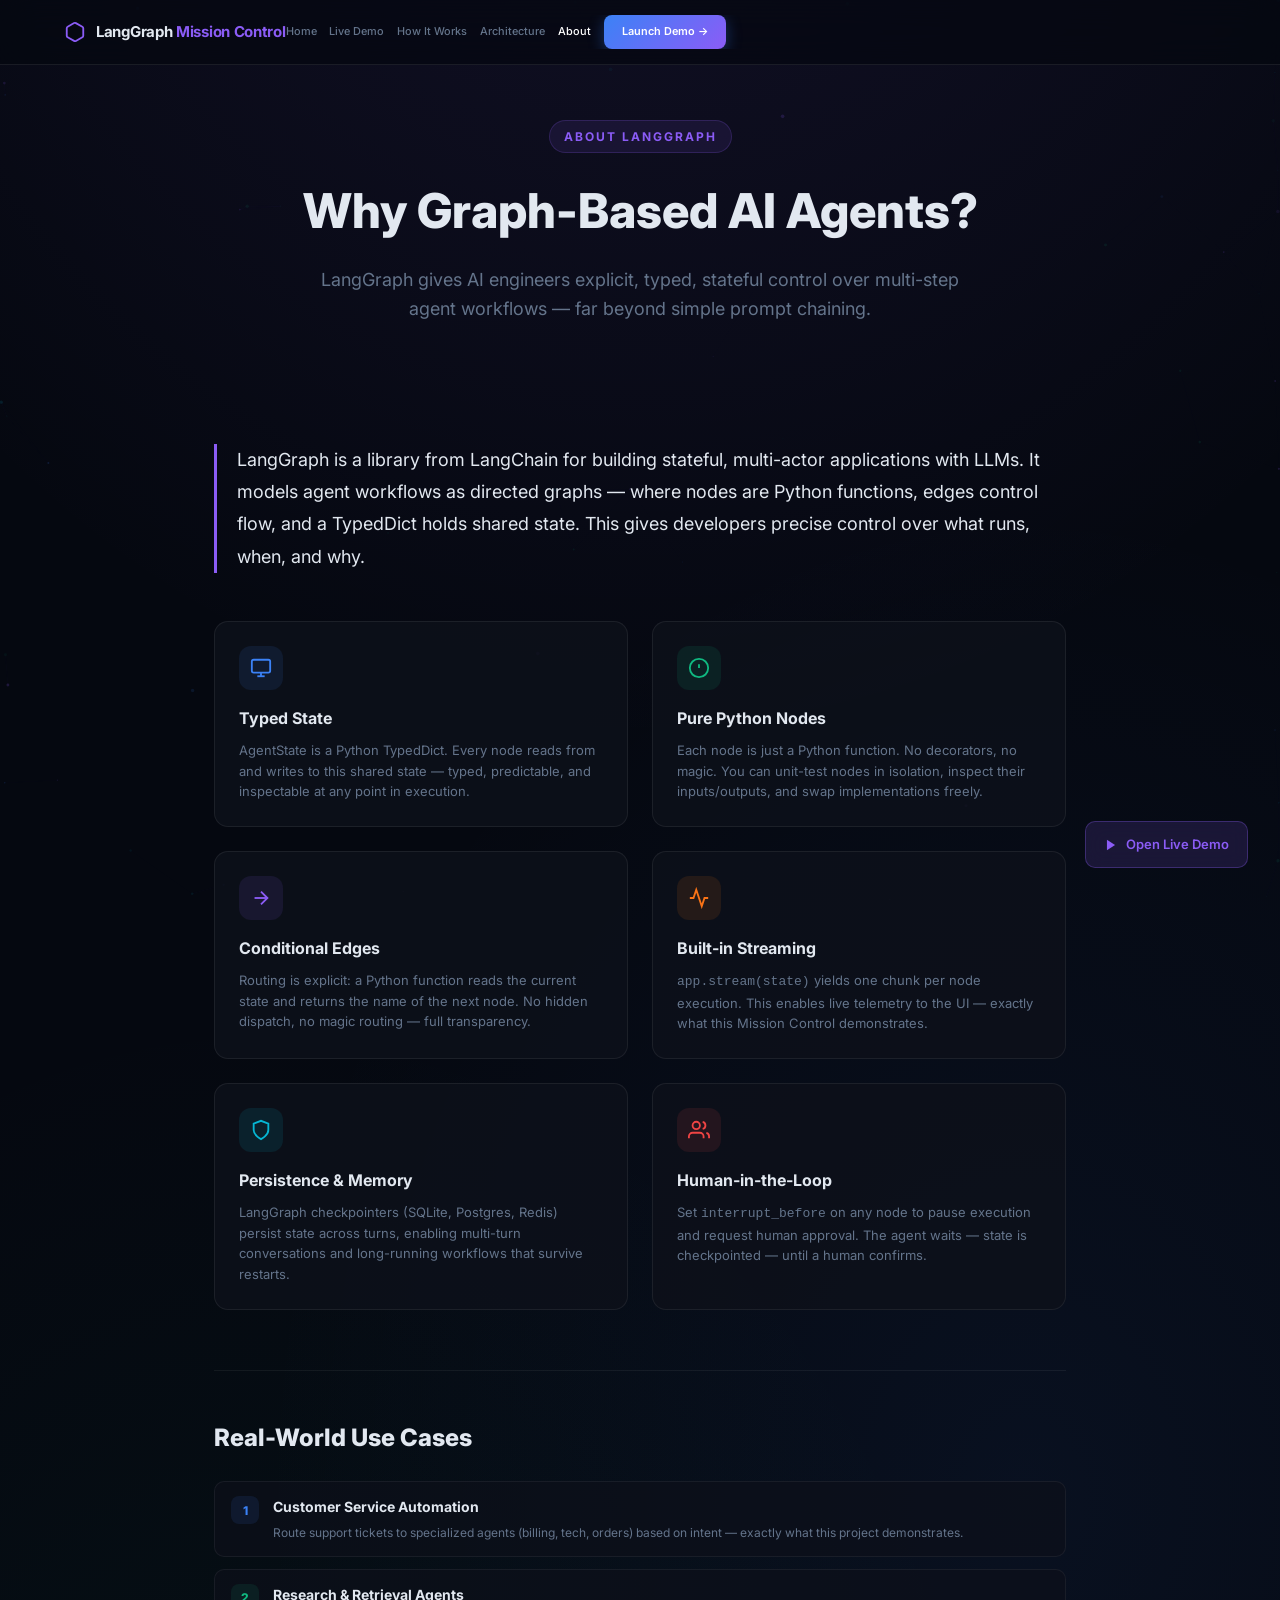
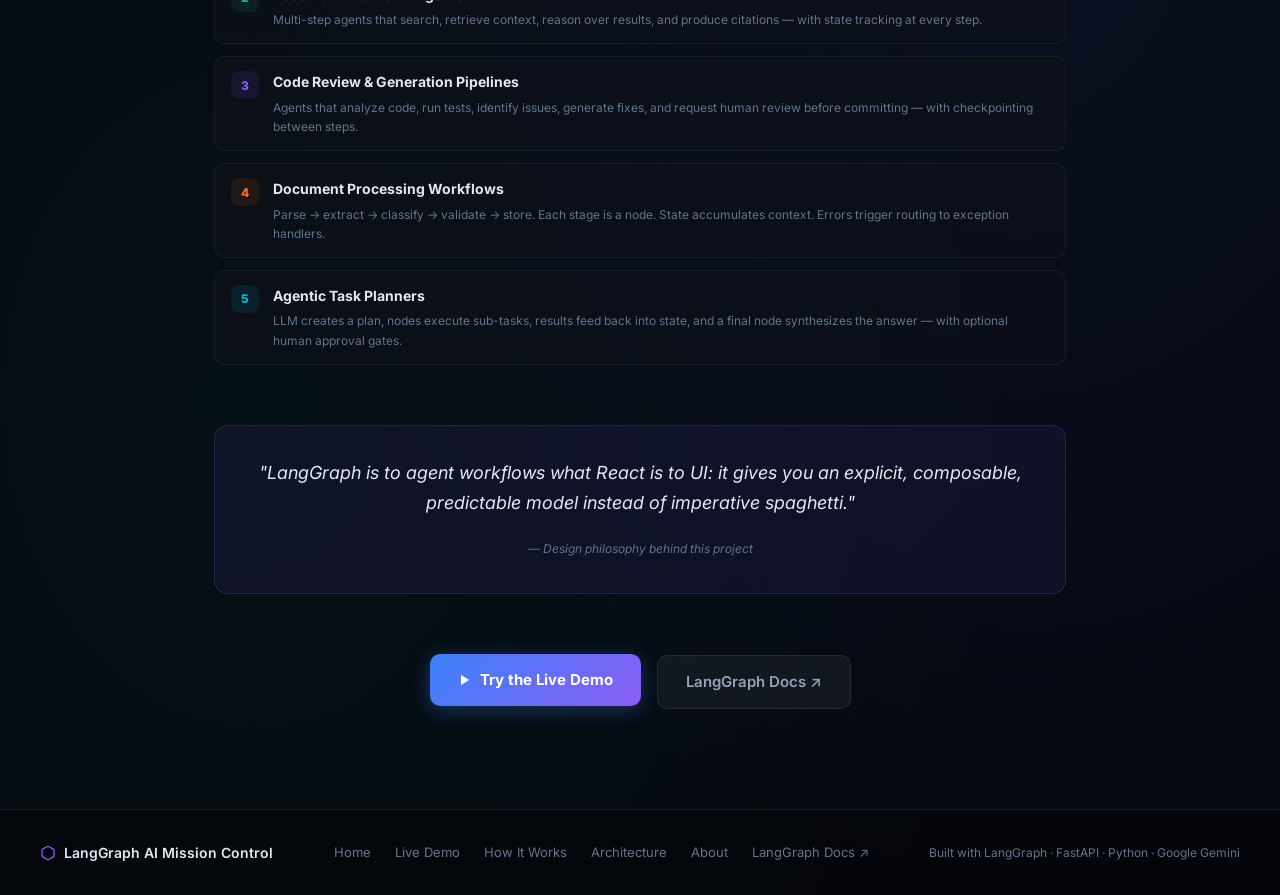
<file: frontend/about.html>
﻿<!DOCTYPE html>
<html lang="en">
<head>
    <meta charset="UTF-8">
    <meta name="viewport" content="width=device-width, initial-scale=1.0">
    <title>About LangGraph — AI Mission Control</title>
    <meta name="description" content="Learn what LangGraph is, why graph-based AI agents matter, and how this project demonstrates stateful multi-agent workflows.">
    <link href="https://fonts.googleapis.com/css2?family=Inter:wght@300;400;500;600;700;800;900&family=JetBrains+Mono:wght@400;500;600&display=swap" rel="stylesheet">
    <link rel="stylesheet" href="landing.css">
    <style>
        .page-hero { padding: 120px 0 60px; text-align: center; position: relative; z-index: 1; }
        .page-hero .page-label { display: inline-block; font-size: 12px; font-weight: 700; letter-spacing: 2px; text-transform: uppercase; color: var(--purple); background: rgba(139,92,246,.1); border: 1px solid rgba(139,92,246,.2); padding: 6px 14px; border-radius: 20px; margin-bottom: 20px; }
        .page-hero h1 { font-size: clamp(2rem, 4vw, 3rem); font-weight: 800; margin-bottom: 16px; }
        .page-hero p  { font-size: 18px; color: var(--text-muted); max-width: 640px; margin: 0 auto; }
        .about-section { padding: 60px 0 100px; position: relative; z-index: 1; }
        .about-inner { max-width: 900px; margin: 0 auto; padding: 0 24px; }
        .about-lead { font-size: 18px; color: var(--text-main); line-height: 1.8; margin-bottom: 48px; border-left: 3px solid var(--purple); padding-left: 20px; }
        .about-grid { display: grid; grid-template-columns: 1fr 1fr; gap: 24px; margin-bottom: 60px; }
        .about-card {
            background: rgba(13,17,26,.85); border: 1px solid rgba(255,255,255,.07);
            border-radius: 14px; padding: 24px; transition: all .2s;
        }
        .about-card:hover { border-color: rgba(255,255,255,.13); transform: translateY(-2px); }
        .about-card-icon { width: 44px; height: 44px; border-radius: 12px; display: flex; align-items: center; justify-content: center; margin-bottom: 16px; }
        .about-card h3 { font-size: 16px; font-weight: 700; margin-bottom: 8px; }
        .about-card p  { font-size: 13px; color: var(--text-muted); line-height: 1.6; }
        .about-divider { border: none; border-top: 1px solid rgba(255,255,255,.06); margin: 48px 0; }
        .about-use-cases { margin-bottom: 60px; }
        .about-use-cases h2 { font-size: 1.5rem; font-weight: 800; margin-bottom: 24px; }
        .use-case-list { display: flex; flex-direction: column; gap: 12px; }
        .use-case-item {
            display: flex; align-items: flex-start; gap: 14px;
            background: rgba(13,17,26,.7); border: 1px solid rgba(255,255,255,.06);
            border-radius: 10px; padding: 14px 16px;
        }
        .use-case-num { width: 28px; height: 28px; border-radius: 8px; display: flex; align-items: center; justify-content: center; font-size: 12px; font-weight: 800; flex-shrink: 0; }
        .use-case-item h4 { font-size: 14px; font-weight: 700; margin-bottom: 4px; }
        .use-case-item p  { font-size: 12px; color: var(--text-muted); }
        .about-quote {
            background: rgba(139,92,246,.07); border: 1px solid rgba(139,92,246,.2);
            border-radius: 14px; padding: 32px; text-align: center; margin-bottom: 60px;
        }
        .about-quote blockquote { font-size: 18px; font-style: italic; color: var(--text-main); line-height: 1.7; margin-bottom: 16px; }
        .about-quote cite { font-size: 12px; color: var(--text-muted); }
        .back-nav { position: fixed; bottom: 32px; right: 32px; z-index: 200; }
        .back-nav a {
            display: flex; align-items: center; gap: 8px; padding: 12px 18px;
            background: rgba(139,92,246,.15); border: 1px solid rgba(139,92,246,.3);
            border-radius: 10px; color: var(--purple); font-size: 13px; font-weight: 600;
            text-decoration: none; transition: all .2s; backdrop-filter: blur(10px);
        }
        .back-nav a:hover { background: rgba(139,92,246,.25); }
        @media(max-width:700px){ .about-grid { grid-template-columns: 1fr; } }
    </style>
</head>
<body>
    <canvas id="particle-canvas"></canvas>
    <nav class="nav" id="main-nav">
        <div class="nav-inner">
            <a href="/" class="nav-logo">
                <svg width="22" height="22" viewBox="0 0 24 24" fill="none" stroke="currentColor" stroke-width="2"><path d="M21 16V8a2 2 0 0 0-1-1.73l-7-4a2 2 0 0 0-2 0l-7 4A2 2 0 0 0 3 8v8a2 2 0 0 0 1 1.73l7 4a2 2 0 0 0 2 0l7-4A2 2 0 0 0 21 16z"/></svg>
                <span>LangGraph<span class="logo-accent"> Mission Control</span></span>
            </a>
            <div class="nav-links">
                <a href="/">Home</a><a href="/demo">Live Demo</a>
                <a href="/how-it-works">How It Works</a><a href="/architecture">Architecture</a>
                <a href="/about" style="color:#fff">About</a>
                <a href="/demo" class="nav-cta">Launch Demo →</a>
            </div>
        </div>
    </nav>

    <div class="page-hero">
        <div class="page-label">About LangGraph</div>
        <h1>Why Graph-Based AI Agents?</h1>
        <p>LangGraph gives AI engineers explicit, typed, stateful control over multi-step agent workflows — far beyond simple prompt chaining.</p>
    </div>

    <div class="about-section">
        <div class="about-inner">

            <p class="about-lead">
                LangGraph is a library from LangChain for building stateful, multi-actor applications with LLMs. It models agent workflows as directed graphs — where nodes are Python functions, edges control flow, and a TypedDict holds shared state. This gives developers precise control over what runs, when, and why.
            </p>

            <div class="about-grid">
                <div class="about-card">
                    <div class="about-card-icon" style="background:rgba(59,130,246,.1)">
                        <svg width="22" height="22" viewBox="0 0 24 24" fill="none" stroke="#3b82f6" stroke-width="2"><rect x="2" y="3" width="20" height="14" rx="2"/><line x1="8" y1="21" x2="16" y2="21"/><line x1="12" y1="17" x2="12" y2="21"/></svg>
                    </div>
                    <h3>Typed State</h3>
                    <p>AgentState is a Python TypedDict. Every node reads from and writes to this shared state — typed, predictable, and inspectable at any point in execution.</p>
                </div>
                <div class="about-card">
                    <div class="about-card-icon" style="background:rgba(16,185,129,.1)">
                        <svg width="22" height="22" viewBox="0 0 24 24" fill="none" stroke="#10b981" stroke-width="2"><circle cx="12" cy="12" r="10"/><line x1="12" y1="8" x2="12" y2="12"/><line x1="12" y1="16" x2="12.01" y2="16"/></svg>
                    </div>
                    <h3>Pure Python Nodes</h3>
                    <p>Each node is just a Python function. No decorators, no magic. You can unit-test nodes in isolation, inspect their inputs/outputs, and swap implementations freely.</p>
                </div>
                <div class="about-card">
                    <div class="about-card-icon" style="background:rgba(139,92,246,.1)">
                        <svg width="22" height="22" viewBox="0 0 24 24" fill="none" stroke="#8b5cf6" stroke-width="2"><line x1="5" y1="12" x2="19" y2="12"/><polyline points="12 5 19 12 12 19"/></svg>
                    </div>
                    <h3>Conditional Edges</h3>
                    <p>Routing is explicit: a Python function reads the current state and returns the name of the next node. No hidden dispatch, no magic routing — full transparency.</p>
                </div>
                <div class="about-card">
                    <div class="about-card-icon" style="background:rgba(249,115,22,.1)">
                        <svg width="22" height="22" viewBox="0 0 24 24" fill="none" stroke="#f97316" stroke-width="2"><polyline points="22 12 18 12 15 21 9 3 6 12 2 12"/></svg>
                    </div>
                    <h3>Built-in Streaming</h3>
                    <p><code>app.stream(state)</code> yields one chunk per node execution. This enables live telemetry to the UI — exactly what this Mission Control demonstrates.</p>
                </div>
                <div class="about-card">
                    <div class="about-card-icon" style="background:rgba(6,182,212,.1)">
                        <svg width="22" height="22" viewBox="0 0 24 24" fill="none" stroke="#06b6d4" stroke-width="2"><path d="M12 22s8-4 8-10V5l-8-3-8 3v7c0 6 8 10 8 10z"/></svg>
                    </div>
                    <h3>Persistence & Memory</h3>
                    <p>LangGraph checkpointers (SQLite, Postgres, Redis) persist state across turns, enabling multi-turn conversations and long-running workflows that survive restarts.</p>
                </div>
                <div class="about-card">
                    <div class="about-card-icon" style="background:rgba(239,68,68,.1)">
                        <svg width="22" height="22" viewBox="0 0 24 24" fill="none" stroke="#ef4444" stroke-width="2"><path d="M17 21v-2a4 4 0 0 0-4-4H5a4 4 0 0 0-4 4v2"/><circle cx="9" cy="7" r="4"/><path d="M23 21v-2a4 4 0 0 0-3-3.87"/><path d="M16 3.13a4 4 0 0 1 0 7.75"/></svg>
                    </div>
                    <h3>Human-in-the-Loop</h3>
                    <p>Set <code>interrupt_before</code> on any node to pause execution and request human approval. The agent waits — state is checkpointed — until a human confirms.</p>
                </div>
            </div>

            <hr class="about-divider">

            <div class="about-use-cases">
                <h2>Real-World Use Cases</h2>
                <div class="use-case-list">
                    <div class="use-case-item">
                        <div class="use-case-num" style="background:rgba(59,130,246,.1);color:var(--blue)">1</div>
                        <div>
                            <h4>Customer Service Automation</h4>
                            <p>Route support tickets to specialized agents (billing, tech, orders) based on intent — exactly what this project demonstrates.</p>
                        </div>
                    </div>
                    <div class="use-case-item">
                        <div class="use-case-num" style="background:rgba(16,185,129,.1);color:var(--green)">2</div>
                        <div>
                            <h4>Research & Retrieval Agents</h4>
                            <p>Multi-step agents that search, retrieve context, reason over results, and produce citations — with state tracking at every step.</p>
                        </div>
                    </div>
                    <div class="use-case-item">
                        <div class="use-case-num" style="background:rgba(139,92,246,.1);color:var(--purple)">3</div>
                        <div>
                            <h4>Code Review & Generation Pipelines</h4>
                            <p>Agents that analyze code, run tests, identify issues, generate fixes, and request human review before committing — with checkpointing between steps.</p>
                        </div>
                    </div>
                    <div class="use-case-item">
                        <div class="use-case-num" style="background:rgba(249,115,22,.1);color:var(--orange)">4</div>
                        <div>
                            <h4>Document Processing Workflows</h4>
                            <p>Parse → extract → classify → validate → store. Each stage is a node. State accumulates context. Errors trigger routing to exception handlers.</p>
                        </div>
                    </div>
                    <div class="use-case-item">
                        <div class="use-case-num" style="background:rgba(6,182,212,.1);color:var(--cyan)">5</div>
                        <div>
                            <h4>Agentic Task Planners</h4>
                            <p>LLM creates a plan, nodes execute sub-tasks, results feed back into state, and a final node synthesizes the answer — with optional human approval gates.</p>
                        </div>
                    </div>
                </div>
            </div>

            <div class="about-quote">
                <blockquote>"LangGraph is to agent workflows what React is to UI: it gives you an explicit, composable, predictable model instead of imperative spaghetti."</blockquote>
                <cite>— Design philosophy behind this project</cite>
            </div>

            <div style="text-align:center">
                <a href="/demo" class="btn-primary" style="display:inline-flex;align-items:center;gap:8px;margin-right:12px">
                    <svg width="14" height="14" viewBox="0 0 24 24" fill="currentColor" stroke="none"><polygon points="5 3 19 12 5 21 5 3"/></svg>
                    Try the Live Demo
                </a>
                <a href="https://langchain-ai.github.io/langgraph/" target="_blank" rel="noopener" class="btn-secondary" style="display:inline-flex;align-items:center;gap:8px">
                    LangGraph Docs ↗
                </a>
            </div>
        </div>
    </div>

    <footer class="footer">
        <div class="footer-inner">
            <div class="footer-logo">
                <svg width="16" height="16" viewBox="0 0 24 24" fill="none" stroke="currentColor" stroke-width="2"><path d="M21 16V8a2 2 0 0 0-1-1.73l-7-4a2 2 0 0 0-2 0l-7 4A2 2 0 0 0 3 8v8a2 2 0 0 0 1 1.73l7 4a2 2 0 0 0 2 0l7-4A2 2 0 0 0 21 16z"/></svg>
                LangGraph AI Mission Control
            </div>
            <div class="footer-links">
                <a href="/">Home</a><a href="/demo">Live Demo</a>
                <a href="/how-it-works">How It Works</a><a href="/architecture">Architecture</a>
                <a href="/about">About</a>
                <a href="https://langchain-ai.github.io/langgraph/" target="_blank" rel="noopener">LangGraph Docs ↗</a>
            </div>
            <div class="footer-note">Built with LangGraph · FastAPI · Python · Google Gemini</div>
        </div>
    </footer>

    <div class="back-nav">
        <a href="/demo">
            <svg width="14" height="14" viewBox="0 0 24 24" fill="currentColor" stroke="none"><polygon points="5 3 19 12 5 21 5 3"/></svg>
            Open Live Demo
        </a>
    </div>

    <script src="landing.js"></script>
</body>
</html>
</file>
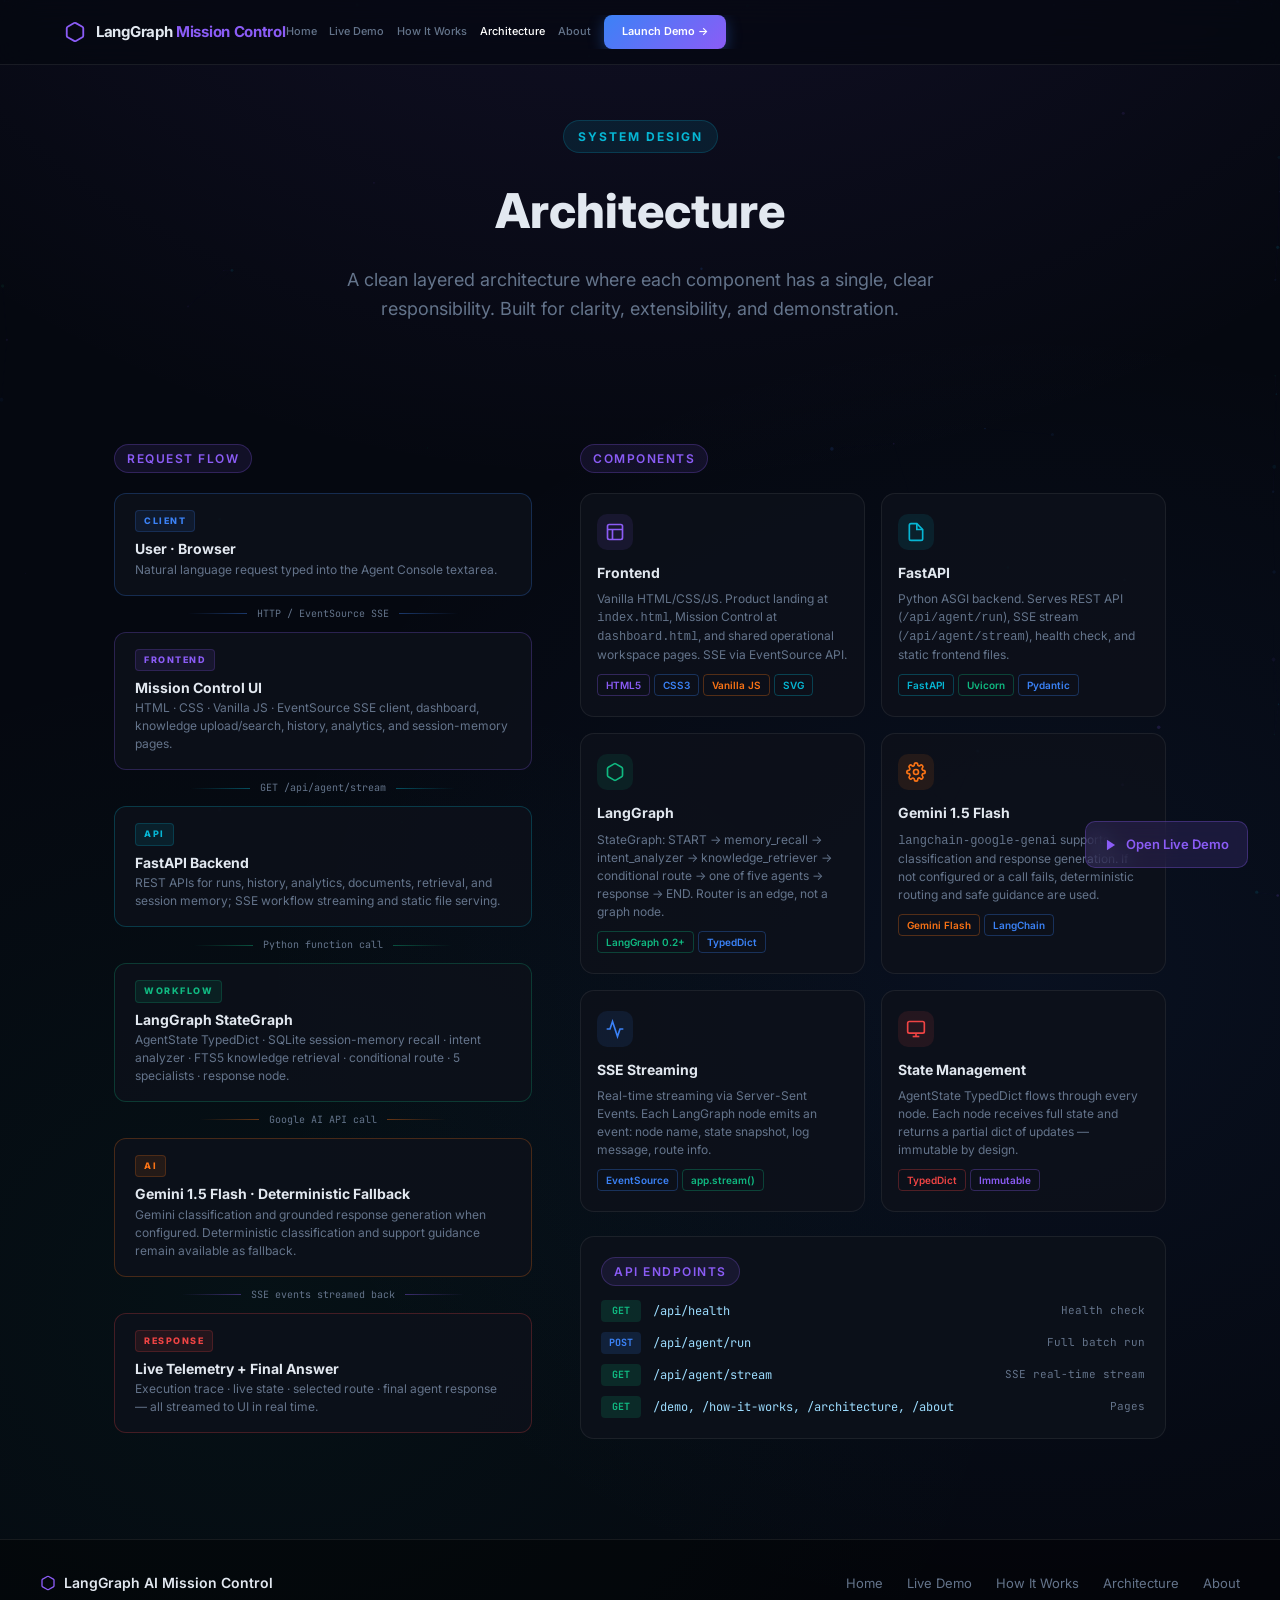
<file: frontend/architecture.html>
﻿<!DOCTYPE html>
<html lang="en">
<head>
    <meta charset="UTF-8">
    <meta name="viewport" content="width=device-width, initial-scale=1.0">
    <title>Architecture — LangGraph AI Mission Control</title>
    <meta name="description" content="Full system architecture of the LangGraph AI Mission Control. FastAPI, LangGraph StateGraph, Gemini LLM, SSE streaming, and vanilla frontend.">
    <link href="https://fonts.googleapis.com/css2?family=Inter:wght@300;400;500;600;700;800;900&family=JetBrains+Mono:wght@400;500;600&display=swap" rel="stylesheet">
    <link rel="stylesheet" href="landing.css">
    <style>
        .page-hero { padding: 120px 0 60px; text-align: center; position: relative; z-index: 1; }
        .page-hero .page-label { display: inline-block; font-size: 12px; font-weight: 700; letter-spacing: 2px; text-transform: uppercase; color: var(--cyan); background: rgba(6,182,212,.1); border: 1px solid rgba(6,182,212,.2); padding: 6px 14px; border-radius: 20px; margin-bottom: 20px; }
        .page-hero h1 { font-size: clamp(2rem, 4vw, 3rem); font-weight: 800; margin-bottom: 16px; }
        .page-hero p  { font-size: 18px; color: var(--text-muted); max-width: 640px; margin: 0 auto; }
        .arch-section { padding: 60px 0 100px; position: relative; z-index: 1; }
        .arch-content { max-width: 1100px; margin: 0 auto; padding: 0 24px; display: grid; grid-template-columns: 1fr 1.4fr; gap: 48px; align-items: start; }
        /* Left column: vertical stack */
        .arch-stack { display: flex; flex-direction: column; align-items: stretch; gap: 0; }
        .arch-layer-card {
            padding: 16px 20px; border-radius: 12px;
            border: 1px solid rgba(255,255,255,.06);
            background: rgba(13,17,26,.85);
            position: relative; transition: all .2s;
        }
        .arch-layer-card:hover { border-color: rgba(255,255,255,.12); transform: translateX(4px); }
        .arch-layer-top { display: flex; align-items: center; gap: 10px; margin-bottom: 6px; }
        .arch-layer-badge2 {
            font-size: 9px; font-weight: 800; letter-spacing: 1.5px; text-transform: uppercase;
            padding: 3px 8px; border-radius: 4px;
        }
        .arch-layer-card h3 { font-size: 14px; font-weight: 700; color: var(--text-main); }
        .arch-layer-card p  { font-size: 12px; color: var(--text-muted); line-height: 1.5; }
        .arch-connector { display: flex; align-items: center; justify-content: center; height: 36px; gap: 10px; }
        .arch-connector-line { height: 1px; flex: 1; max-width: 60px; }
        .arch-connector-label { font-size: 10px; color: var(--text-muted); font-family: var(--mono); white-space: nowrap; }
        /* Right column: component cards */
        .component-grid { display: grid; grid-template-columns: 1fr 1fr; gap: 16px; }
        .comp-card {
            background: rgba(13,17,26,.85); border: 1px solid rgba(255,255,255,.07);
            border-radius: 14px; padding: 20px 16px; transition: all .2s;
        }
        .comp-card:hover { border-color: rgba(255,255,255,.14); transform: translateY(-2px); }
        .comp-icon { width: 36px; height: 36px; border-radius: 10px; display: flex; align-items: center; justify-content: center; margin-bottom: 12px; }
        .comp-card h3 { font-size: 14px; font-weight: 700; margin-bottom: 6px; }
        .comp-card p  { font-size: 12px; color: var(--text-muted); line-height: 1.5; }
        .comp-tech { display: flex; flex-wrap: wrap; gap: 4px; margin-top: 10px; }
        .tech-pill { font-size: 10px; padding: 2px 8px; border-radius: 4px; border: 1px solid; font-weight: 600; }
        .back-nav { position: fixed; bottom: 32px; right: 32px; z-index: 200; }
        .back-nav a {
            display: flex; align-items: center; gap: 8px; padding: 12px 18px;
            background: rgba(139,92,246,.15); border: 1px solid rgba(139,92,246,.3);
            border-radius: 10px; color: var(--purple); font-size: 13px; font-weight: 600;
            text-decoration: none; transition: all .2s; backdrop-filter: blur(10px);
        }
        .back-nav a:hover { background: rgba(139,92,246,.25); }
        @media(max-width:800px){ .arch-content { grid-template-columns: 1fr; } .component-grid { grid-template-columns: 1fr; } }
    </style>
</head>
<body>
    <canvas id="particle-canvas"></canvas>
    <nav class="nav" id="main-nav">
        <div class="nav-inner">
            <a href="/" class="nav-logo">
                <svg width="22" height="22" viewBox="0 0 24 24" fill="none" stroke="currentColor" stroke-width="2"><path d="M21 16V8a2 2 0 0 0-1-1.73l-7-4a2 2 0 0 0-2 0l-7 4A2 2 0 0 0 3 8v8a2 2 0 0 0 1 1.73l7 4a2 2 0 0 0 2 0l7-4A2 2 0 0 0 21 16z"/></svg>
                <span>LangGraph<span class="logo-accent"> Mission Control</span></span>
            </a>
            <div class="nav-links">
                <a href="/">Home</a><a href="/demo">Live Demo</a>
                <a href="/how-it-works">How It Works</a>
                <a href="/architecture" style="color:#fff">Architecture</a>
                <a href="/about">About</a>
                <a href="/demo" class="nav-cta">Launch Demo →</a>
            </div>
        </div>
    </nav>

    <div class="page-hero">
        <div class="page-label">System Design</div>
        <h1>Architecture</h1>
        <p>A clean layered architecture where each component has a single, clear responsibility. Built for clarity, extensibility, and demonstration.</p>
    </div>

    <div class="arch-section">
        <div class="arch-content">
            <!-- LEFT: vertical flow diagram -->
            <div>
                <div class="section-label" style="margin-bottom:20px">Request Flow</div>
                <div class="arch-stack">
                    <div class="arch-layer-card" style="border-color:rgba(59,130,246,.25)">
                        <div class="arch-layer-top">
                            <div class="arch-layer-badge2" style="background:rgba(59,130,246,.1);color:var(--blue);border:1px solid rgba(59,130,246,.2)">CLIENT</div>
                        </div>
                        <h3>User · Browser</h3>
                        <p>Natural language request typed into the Agent Console textarea.</p>
                    </div>
                    <div class="arch-connector">
                        <div class="arch-connector-line" style="background:linear-gradient(90deg,transparent,rgba(59,130,246,.4))"></div>
                        <div class="arch-connector-label">HTTP / EventSource SSE</div>
                        <div class="arch-connector-line" style="background:linear-gradient(90deg,rgba(59,130,246,.4),transparent)"></div>
                    </div>
                    <div class="arch-layer-card" style="border-color:rgba(139,92,246,.25)">
                        <div class="arch-layer-top">
                            <div class="arch-layer-badge2" style="background:rgba(139,92,246,.1);color:var(--purple);border:1px solid rgba(139,92,246,.2)">FRONTEND</div>
                        </div>
                        <h3>Mission Control UI</h3>
                        <p>HTML · CSS · Vanilla JS · EventSource SSE client, dashboard, knowledge upload/search, history, analytics, and session-memory pages.</p>
                    </div>
                    <div class="arch-connector">
                        <div class="arch-connector-line" style="background:linear-gradient(90deg,transparent,rgba(6,182,212,.4))"></div>
                        <div class="arch-connector-label">GET /api/agent/stream</div>
                        <div class="arch-connector-line" style="background:linear-gradient(90deg,rgba(6,182,212,.4),transparent)"></div>
                    </div>
                    <div class="arch-layer-card" style="border-color:rgba(6,182,212,.25)">
                        <div class="arch-layer-top">
                            <div class="arch-layer-badge2" style="background:rgba(6,182,212,.1);color:var(--cyan);border:1px solid rgba(6,182,212,.2)">API</div>
                        </div>
                        <h3>FastAPI Backend</h3>
                        <p>REST APIs for runs, history, analytics, documents, retrieval, and session memory; SSE workflow streaming and static file serving.</p>
                    </div>
                    <div class="arch-connector">
                        <div class="arch-connector-line" style="background:linear-gradient(90deg,transparent,rgba(16,185,129,.4))"></div>
                        <div class="arch-connector-label">Python function call</div>
                        <div class="arch-connector-line" style="background:linear-gradient(90deg,rgba(16,185,129,.4),transparent)"></div>
                    </div>
                    <div class="arch-layer-card" style="border-color:rgba(16,185,129,.25)">
                        <div class="arch-layer-top">
                            <div class="arch-layer-badge2" style="background:rgba(16,185,129,.1);color:var(--green);border:1px solid rgba(16,185,129,.2)">WORKFLOW</div>
                        </div>
                        <h3>LangGraph StateGraph</h3>
                        <p>AgentState TypedDict · SQLite session-memory recall · intent analyzer · FTS5 knowledge retrieval · conditional route · 5 specialists · response node.</p>
                    </div>
                    <div class="arch-connector">
                        <div class="arch-connector-line" style="background:linear-gradient(90deg,transparent,rgba(249,115,22,.4))"></div>
                        <div class="arch-connector-label">Google AI API call</div>
                        <div class="arch-connector-line" style="background:linear-gradient(90deg,rgba(249,115,22,.4),transparent)"></div>
                    </div>
                    <div class="arch-layer-card" style="border-color:rgba(249,115,22,.25)">
                        <div class="arch-layer-top">
                            <div class="arch-layer-badge2" style="background:rgba(249,115,22,.1);color:var(--orange);border:1px solid rgba(249,115,22,.2)">AI</div>
                        </div>
                        <h3>Gemini 1.5 Flash · Deterministic Fallback</h3>
                        <p>Gemini classification and grounded response generation when configured. Deterministic classification and support guidance remain available as fallback.</p>
                    </div>
                    <div class="arch-connector">
                        <div class="arch-connector-line" style="background:linear-gradient(90deg,transparent,rgba(139,92,246,.4))"></div>
                        <div class="arch-connector-label">SSE events streamed back</div>
                        <div class="arch-connector-line" style="background:linear-gradient(90deg,rgba(139,92,246,.4),transparent)"></div>
                    </div>
                    <div class="arch-layer-card" style="border-color:rgba(239,68,68,.25)">
                        <div class="arch-layer-top">
                            <div class="arch-layer-badge2" style="background:rgba(239,68,68,.1);color:var(--red);border:1px solid rgba(239,68,68,.2)">RESPONSE</div>
                        </div>
                        <h3>Live Telemetry + Final Answer</h3>
                        <p>Execution trace · live state · selected route · final agent response — all streamed to UI in real time.</p>
                    </div>
                </div>
            </div>

            <!-- RIGHT: component cards -->
            <div>
                <div class="section-label" style="margin-bottom:20px">Components</div>
                <div class="component-grid">
                    <div class="comp-card">
                        <div class="comp-icon" style="background:rgba(139,92,246,.1)">
                            <svg width="20" height="20" viewBox="0 0 24 24" fill="none" stroke="#8b5cf6" stroke-width="2"><rect x="3" y="3" width="18" height="18" rx="2"/><path d="M3 9h18M9 21V9"/></svg>
                        </div>
                        <h3>Frontend</h3>
                        <p>Vanilla HTML/CSS/JS. Product landing at <code>index.html</code>, Mission Control at <code>dashboard.html</code>, and shared operational workspace pages. SSE via EventSource API.</p>
                        <div class="comp-tech">
                            <span class="tech-pill" style="color:var(--purple);border-color:rgba(139,92,246,.3)">HTML5</span>
                            <span class="tech-pill" style="color:var(--blue);border-color:rgba(59,130,246,.3)">CSS3</span>
                            <span class="tech-pill" style="color:var(--orange);border-color:rgba(249,115,22,.3)">Vanilla JS</span>
                            <span class="tech-pill" style="color:var(--cyan);border-color:rgba(6,182,212,.3)">SVG</span>
                        </div>
                    </div>
                    <div class="comp-card">
                        <div class="comp-icon" style="background:rgba(6,182,212,.1)">
                            <svg width="20" height="20" viewBox="0 0 24 24" fill="none" stroke="#06b6d4" stroke-width="2"><path d="M13 2H6a2 2 0 0 0-2 2v16a2 2 0 0 0 2 2h12a2 2 0 0 0 2-2V9z"/><polyline points="13 2 13 9 20 9"/></svg>
                        </div>
                        <h3>FastAPI</h3>
                        <p>Python ASGI backend. Serves REST API (<code>/api/agent/run</code>), SSE stream (<code>/api/agent/stream</code>), health check, and static frontend files.</p>
                        <div class="comp-tech">
                            <span class="tech-pill" style="color:var(--cyan);border-color:rgba(6,182,212,.3)">FastAPI</span>
                            <span class="tech-pill" style="color:var(--green);border-color:rgba(16,185,129,.3)">Uvicorn</span>
                            <span class="tech-pill" style="color:var(--blue);border-color:rgba(59,130,246,.3)">Pydantic</span>
                        </div>
                    </div>
                    <div class="comp-card">
                        <div class="comp-icon" style="background:rgba(16,185,129,.1)">
                            <svg width="20" height="20" viewBox="0 0 24 24" fill="none" stroke="#10b981" stroke-width="2"><path d="M21 16V8a2 2 0 0 0-1-1.73l-7-4a2 2 0 0 0-2 0l-7 4A2 2 0 0 0 3 8v8a2 2 0 0 0 1 1.73l7 4a2 2 0 0 0 2 0l7-4A2 2 0 0 0 21 16z"/></svg>
                        </div>
                        <h3>LangGraph</h3>
                        <p>StateGraph: START → memory_recall → intent_analyzer → knowledge_retriever → conditional route → one of five agents → response → END. Router is an edge, not a graph node.</p>
                        <div class="comp-tech">
                            <span class="tech-pill" style="color:var(--green);border-color:rgba(16,185,129,.3)">LangGraph 0.2+</span>
                            <span class="tech-pill" style="color:var(--blue);border-color:rgba(59,130,246,.3)">TypedDict</span>
                        </div>
                    </div>
                    <div class="comp-card">
                        <div class="comp-icon" style="background:rgba(249,115,22,.1)">
                            <svg width="20" height="20" viewBox="0 0 24 24" fill="none" stroke="#f97316" stroke-width="2"><circle cx="12" cy="12" r="3"/><path d="M19.4 15a1.65 1.65 0 0 0 .33 1.82l.06.06a2 2 0 0 1-2.83 2.83l-.06-.06a1.65 1.65 0 0 0-1.82-.33 1.65 1.65 0 0 0-1 1.51V21a2 2 0 0 1-4 0v-.09A1.65 1.65 0 0 0 9 19.4a1.65 1.65 0 0 0-1.82.33l-.06.06a2 2 0 0 1-2.83-2.83l.06-.06A1.65 1.65 0 0 0 4.68 15a1.65 1.65 0 0 0-1.51-1H3a2 2 0 0 1 0-4h.09A1.65 1.65 0 0 0 4.6 9 1.65 1.65 0 0 0 4.27 7.18l-.06-.06a2 2 0 0 1 2.83-2.83l.06.06A1.65 1.65 0 0 0 9 4.68a1.65 1.65 0 0 0 1-1.51V3a2 2 0 0 1 4 0v.09a1.65 1.65 0 0 0 1 1.51 1.65 1.65 0 0 0 1.82-.33l.06-.06a2 2 0 0 1 2.83 2.83l-.06.06A1.65 1.65 0 0 0 19.4 9a1.65 1.65 0 0 0 1.51 1H21a2 2 0 0 1 0 4h-.09a1.65 1.65 0 0 0-1.51 1z"/></svg>
                        </div>
                        <h3>Gemini 1.5 Flash</h3>
                        <p><code>langchain-google-genai</code> supports classification and response generation. If not configured or a call fails, deterministic routing and safe guidance are used.</p>
                        <div class="comp-tech">
                            <span class="tech-pill" style="color:var(--orange);border-color:rgba(249,115,22,.3)">Gemini Flash</span>
                            <span class="tech-pill" style="color:var(--blue);border-color:rgba(59,130,246,.3)">LangChain</span>
                        </div>
                    </div>
                    <div class="comp-card">
                        <div class="comp-icon" style="background:rgba(59,130,246,.1)">
                            <svg width="20" height="20" viewBox="0 0 24 24" fill="none" stroke="#3b82f6" stroke-width="2"><polyline points="22 12 18 12 15 21 9 3 6 12 2 12"/></svg>
                        </div>
                        <h3>SSE Streaming</h3>
                        <p>Real-time streaming via Server-Sent Events. Each LangGraph node emits an event: node name, state snapshot, log message, route info.</p>
                        <div class="comp-tech">
                            <span class="tech-pill" style="color:var(--blue);border-color:rgba(59,130,246,.3)">EventSource</span>
                            <span class="tech-pill" style="color:var(--green);border-color:rgba(16,185,129,.3)">app.stream()</span>
                        </div>
                    </div>
                    <div class="comp-card">
                        <div class="comp-icon" style="background:rgba(239,68,68,.1)">
                            <svg width="20" height="20" viewBox="0 0 24 24" fill="none" stroke="#ef4444" stroke-width="2"><rect x="2" y="3" width="20" height="14" rx="2"/><line x1="8" y1="21" x2="16" y2="21"/><line x1="12" y1="17" x2="12" y2="21"/></svg>
                        </div>
                        <h3>State Management</h3>
                        <p>AgentState TypedDict flows through every node. Each node receives full state and returns a partial dict of updates — immutable by design.</p>
                        <div class="comp-tech">
                            <span class="tech-pill" style="color:var(--red);border-color:rgba(239,68,68,.3)">TypedDict</span>
                            <span class="tech-pill" style="color:var(--purple);border-color:rgba(139,92,246,.3)">Immutable</span>
                        </div>
                    </div>
                </div>

                <!-- API endpoints -->
                <div style="margin-top:24px;background:rgba(13,17,26,.9);border:1px solid rgba(255,255,255,.07);border-radius:14px;padding:20px 20px">
                    <div class="section-label" style="margin-bottom:14px">API Endpoints</div>
                    <div style="display:flex;flex-direction:column;gap:10px;font-family:var(--mono);font-size:12px">
                        <div style="display:flex;align-items:center;gap:12px">
                            <span style="background:rgba(16,185,129,.15);color:var(--green);padding:3px 8px;border-radius:4px;font-size:10px;font-weight:700;min-width:40px;text-align:center">GET</span>
                            <span style="color:#9cdcfe">/api/health</span>
                            <span style="color:var(--text-muted);font-size:11px;margin-left:auto">Health check</span>
                        </div>
                        <div style="display:flex;align-items:center;gap:12px">
                            <span style="background:rgba(59,130,246,.15);color:var(--blue);padding:3px 8px;border-radius:4px;font-size:10px;font-weight:700;min-width:40px;text-align:center">POST</span>
                            <span style="color:#9cdcfe">/api/agent/run</span>
                            <span style="color:var(--text-muted);font-size:11px;margin-left:auto">Full batch run</span>
                        </div>
                        <div style="display:flex;align-items:center;gap:12px">
                            <span style="background:rgba(16,185,129,.15);color:var(--green);padding:3px 8px;border-radius:4px;font-size:10px;font-weight:700;min-width:40px;text-align:center">GET</span>
                            <span style="color:#9cdcfe">/api/agent/stream</span>
                            <span style="color:var(--text-muted);font-size:11px;margin-left:auto">SSE real-time stream</span>
                        </div>
                        <div style="display:flex;align-items:center;gap:12px">
                            <span style="background:rgba(16,185,129,.15);color:var(--green);padding:3px 8px;border-radius:4px;font-size:10px;font-weight:700;min-width:40px;text-align:center">GET</span>
                            <span style="color:#9cdcfe">/demo, /how-it-works, /architecture, /about</span>
                            <span style="color:var(--text-muted);font-size:11px;margin-left:auto">Pages</span>
                        </div>
                    </div>
                </div>
            </div>
        </div>
    </div>

    <footer class="footer">
        <div class="footer-inner">
            <div class="footer-logo">
                <svg width="16" height="16" viewBox="0 0 24 24" fill="none" stroke="currentColor" stroke-width="2"><path d="M21 16V8a2 2 0 0 0-1-1.73l-7-4a2 2 0 0 0-2 0l-7 4A2 2 0 0 0 3 8v8a2 2 0 0 0 1 1.73l7 4a2 2 0 0 0 2 0l7-4A2 2 0 0 0 21 16z"/></svg>
                LangGraph AI Mission Control
            </div>
            <div class="footer-links">
                <a href="/">Home</a><a href="/demo">Live Demo</a>
                <a href="/how-it-works">How It Works</a><a href="/architecture">Architecture</a>
                <a href="/about">About</a>
            </div>
        </div>
    </footer>

    <div class="back-nav">
        <a href="/demo">
            <svg width="14" height="14" viewBox="0 0 24 24" fill="currentColor" stroke="none"><polygon points="5 3 19 12 5 21 5 3"/></svg>
            Open Live Demo
        </a>
    </div>

    <script src="landing.js"></script>
</body>
</html>
</file>
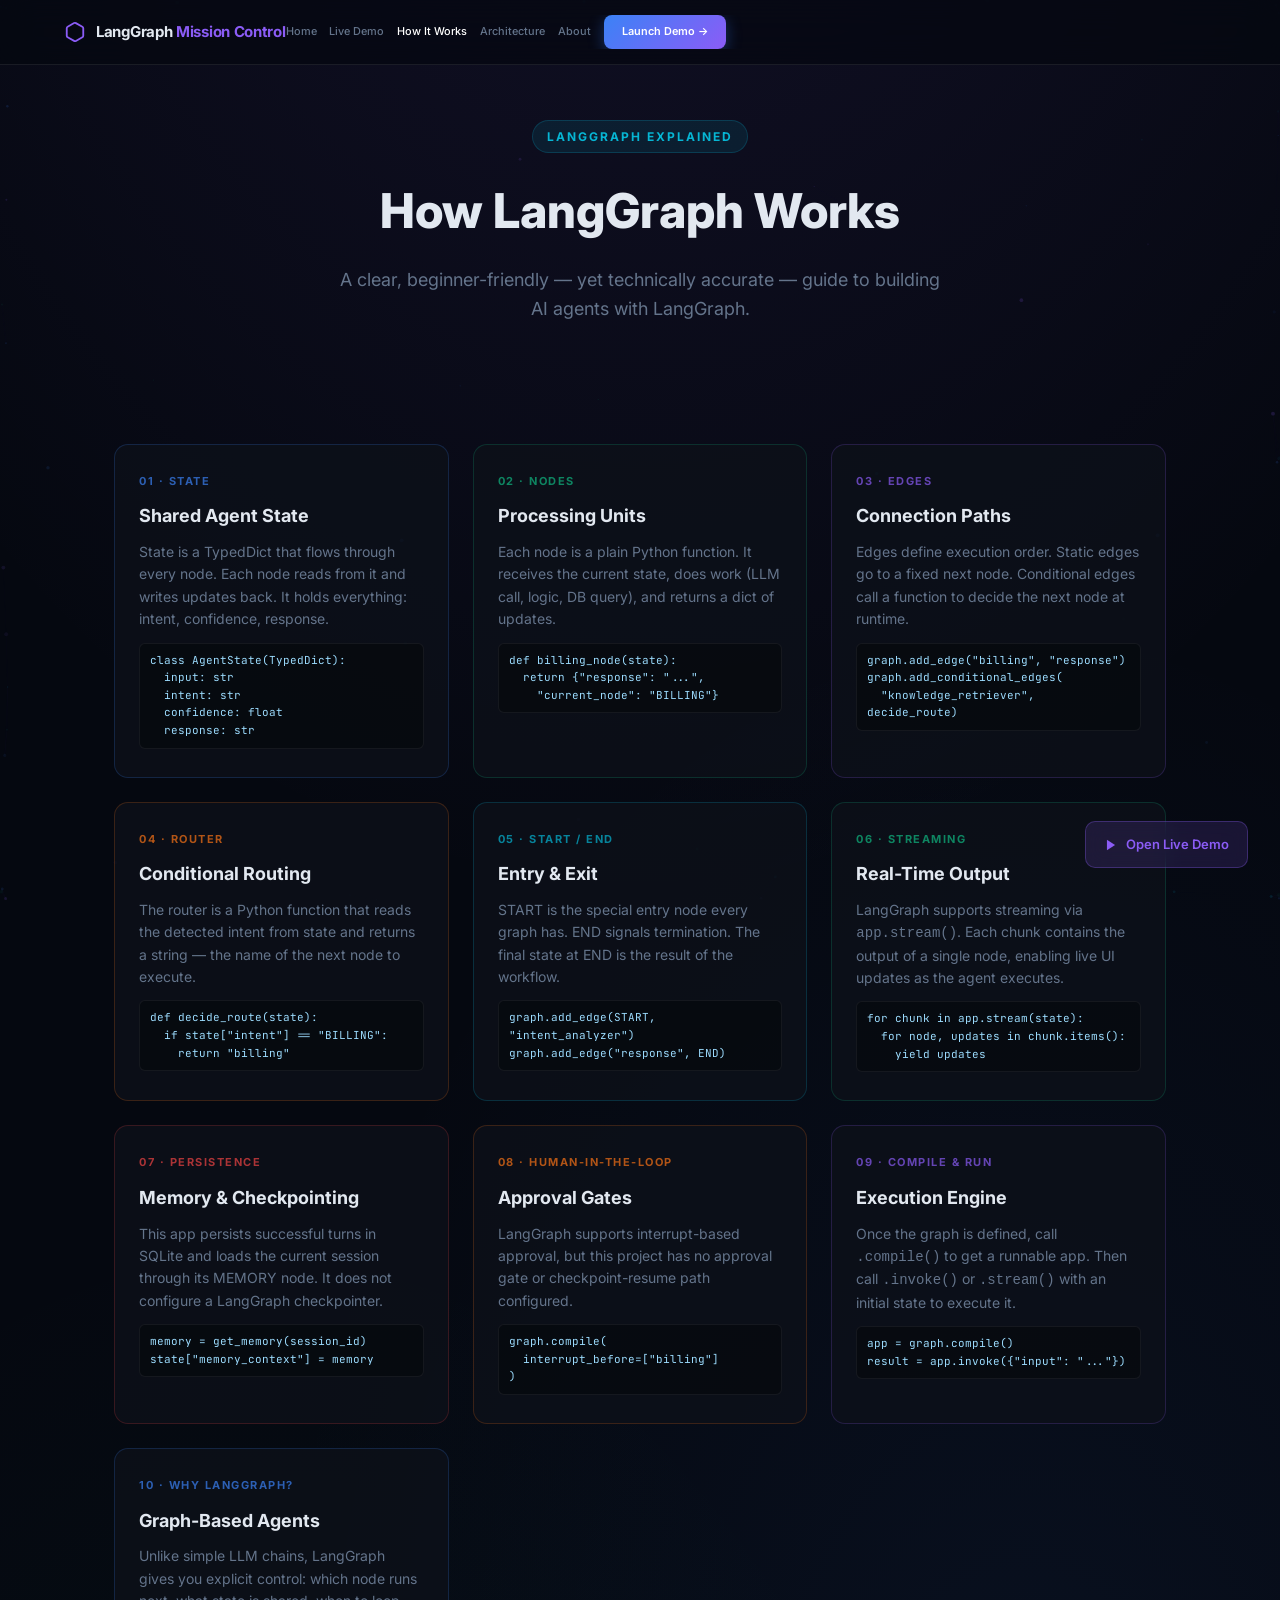
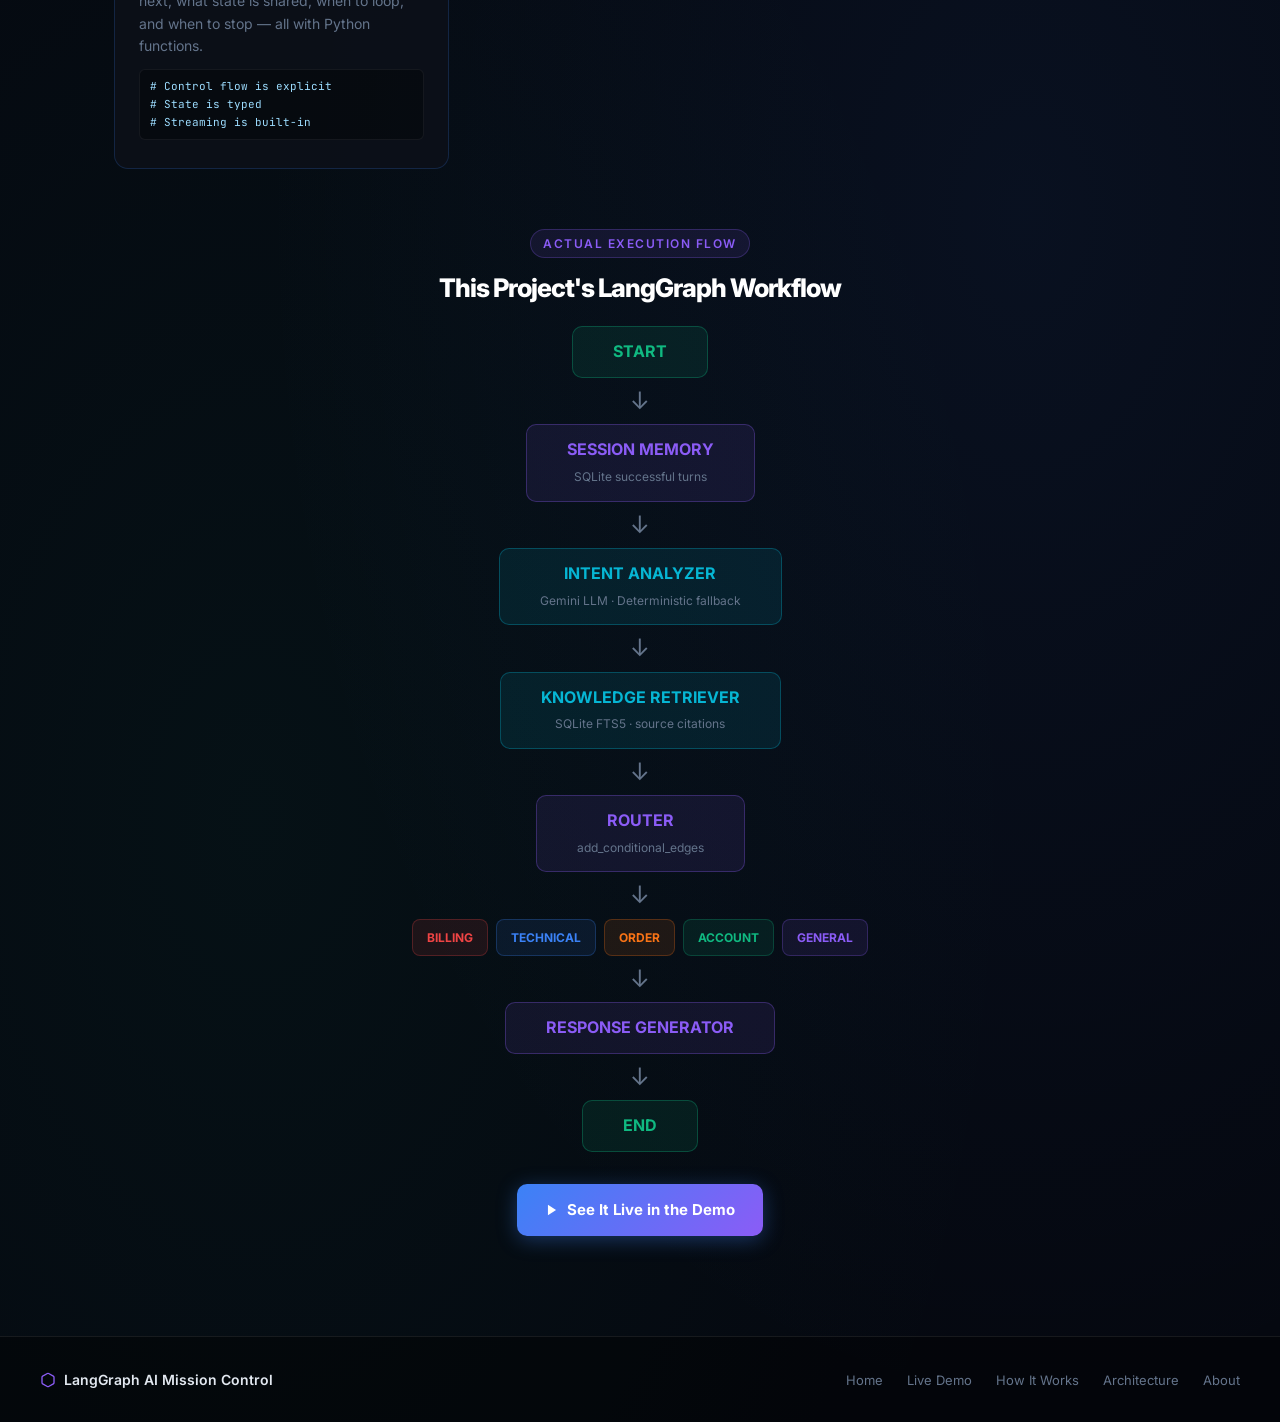
<file: frontend/how-it-works.html>
﻿<!DOCTYPE html>
<html lang="en">
<head>
    <meta charset="UTF-8">
    <meta name="viewport" content="width=device-width, initial-scale=1.0">
    <title>How LangGraph Works — AI Mission Control</title>
    <meta name="description" content="Understand LangGraph concepts: State, Nodes, Edges, Routing, Streaming, and more. A beginner-friendly but technically accurate guide.">
    <link href="https://fonts.googleapis.com/css2?family=Inter:wght@300;400;500;600;700;800;900&family=JetBrains+Mono:wght@400;500;600&display=swap" rel="stylesheet">
    <link rel="stylesheet" href="landing.css">
    <style>
        .page-hero { padding: 120px 0 60px; text-align: center; position: relative; z-index: 1; }
        .page-hero .page-label { display: inline-block; font-size: 12px; font-weight: 700; letter-spacing: 2px; text-transform: uppercase; color: var(--cyan); background: rgba(6,182,212,.1); border: 1px solid rgba(6,182,212,.2); padding: 6px 14px; border-radius: 20px; margin-bottom: 20px; }
        .page-hero h1 { font-size: clamp(2rem, 4vw, 3rem); font-weight: 800; margin-bottom: 16px; }
        .page-hero p { font-size: 18px; color: var(--text-muted); max-width: 600px; margin: 0 auto; }
        .concepts-section { padding: 60px 0 100px; position: relative; z-index: 1; }
        .concept-block { max-width: 900px; margin: 0 auto 56px; display: grid; grid-template-columns: 1fr 1fr; gap: 32px; align-items: start; }
        .concept-block:nth-child(even) { direction: rtl; }
        .concept-block:nth-child(even) > * { direction: ltr; }
        .concept-text h2 { font-size: 1.6rem; font-weight: 800; margin-bottom: 12px; }
        .concept-text p  { color: var(--text-muted); line-height: 1.7; margin-bottom: 12px; }
        .concept-code-block {
            background: rgba(13,17,26,.9); border: 1px solid rgba(255,255,255,.08);
            border-radius: 12px; padding: 20px; font-family: var(--mono); font-size: 13px;
            color: #9cdcfe; line-height: 1.8; overflow-x: auto;
        }
        .concept-code-block .kw { color: #c586c0; }
        .concept-code-block .fn { color: #dcdcaa; }
        .concept-code-block .cm { color: #6a9955; }
        .concept-number { display: inline-flex; align-items: center; justify-content: center; width: 36px; height: 36px; border-radius: 50%; font-weight: 800; font-size: 16px; margin-bottom: 14px; }
        .cards-row { max-width: 1100px; margin: 0 auto 60px; display: grid; grid-template-columns: repeat(auto-fit, minmax(260px, 1fr)); gap: 24px; }
        .hiw-card {
            background: rgba(13,17,26,.8); border: 1px solid rgba(255,255,255,.08);
            border-radius: 14px; padding: 28px 24px; transition: all .25s;
        }
        .hiw-card:hover { border-color: rgba(255,255,255,.15); transform: translateY(-2px); }
        .hiw-card .num { font-size: 11px; font-weight: 700; letter-spacing: 1.5px; text-transform: uppercase; margin-bottom: 12px; opacity: .7; }
        .hiw-card h3 { font-size: 18px; font-weight: 700; margin-bottom: 10px; }
        .hiw-card p { font-size: 14px; color: var(--text-muted); line-height: 1.6; margin-bottom: 12px; }
        .hiw-card .code-snip { font-family: var(--mono); font-size: 11px; background: rgba(0,0,0,.3); border: 1px solid rgba(255,255,255,.06); border-radius: 6px; padding: 8px 10px; color: #9cdcfe; }
        .divider-arrow { text-align: center; font-size: 24px; color: var(--text-muted); margin: 4px 0; }
        .back-nav { position: fixed; bottom: 32px; right: 32px; z-index: 200; }
        .back-nav a {
            display: flex; align-items: center; gap: 8px; padding: 12px 18px;
            background: rgba(139,92,246,.15); border: 1px solid rgba(139,92,246,.3);
            border-radius: 10px; color: var(--purple); font-size: 13px; font-weight: 600;
            text-decoration: none; transition: all .2s; backdrop-filter: blur(10px);
        }
        .back-nav a:hover { background: rgba(139,92,246,.25); }
        @media(max-width:700px){ .concept-block { grid-template-columns:1fr; } .concept-block:nth-child(even){ direction:ltr; } }
    </style>
</head>
<body>
    <canvas id="particle-canvas"></canvas>
    <nav class="nav" id="main-nav">
        <div class="nav-inner">
            <a href="/" class="nav-logo">
                <svg width="22" height="22" viewBox="0 0 24 24" fill="none" stroke="currentColor" stroke-width="2"><path d="M21 16V8a2 2 0 0 0-1-1.73l-7-4a2 2 0 0 0-2 0l-7 4A2 2 0 0 0 3 8v8a2 2 0 0 0 1 1.73l7 4a2 2 0 0 0 2 0l7-4A2 2 0 0 0 21 16z"/></svg>
                <span>LangGraph<span class="logo-accent"> Mission Control</span></span>
            </a>
            <div class="nav-links">
                <a href="/">Home</a>
                <a href="/demo">Live Demo</a>
                <a href="/how-it-works" style="color:#fff">How It Works</a>
                <a href="/architecture">Architecture</a>
                <a href="/about">About</a>
                <a href="/demo" class="nav-cta">Launch Demo →</a>
            </div>
        </div>
    </nav>

    <div class="page-hero">
        <div class="page-label">LangGraph Explained</div>
        <h1>How LangGraph Works</h1>
        <p>A clear, beginner-friendly — yet technically accurate — guide to building AI agents with LangGraph.</p>
    </div>

    <div class="concepts-section">
        <div style="max-width:1100px;margin:0 auto;padding:0 24px">

            <!-- CONCEPT CARDS -->
            <div class="cards-row">
                <div class="hiw-card" style="border-color:rgba(59,130,246,.2)">
                    <div class="num" style="color:var(--blue)">01 · State</div>
                    <h3>Shared Agent State</h3>
                    <p>State is a TypedDict that flows through every node. Each node reads from it and writes updates back. It holds everything: intent, confidence, response.</p>
                    <div class="code-snip">class AgentState(TypedDict):<br>&nbsp;&nbsp;input: str<br>&nbsp;&nbsp;intent: str<br>&nbsp;&nbsp;confidence: float<br>&nbsp;&nbsp;response: str</div>
                </div>
                <div class="hiw-card" style="border-color:rgba(16,185,129,.2)">
                    <div class="num" style="color:var(--green)">02 · Nodes</div>
                    <h3>Processing Units</h3>
                    <p>Each node is a plain Python function. It receives the current state, does work (LLM call, logic, DB query), and returns a dict of updates.</p>
                    <div class="code-snip">def billing_node(state):<br>&nbsp;&nbsp;return {"response": "...",<br>&nbsp;&nbsp;&nbsp;&nbsp;"current_node": "BILLING"}</div>
                </div>
                <div class="hiw-card" style="border-color:rgba(139,92,246,.2)">
                    <div class="num" style="color:var(--purple)">03 · Edges</div>
                    <h3>Connection Paths</h3>
                    <p>Edges define execution order. Static edges go to a fixed next node. Conditional edges call a function to decide the next node at runtime.</p>
                    <div class="code-snip">graph.add_edge("billing", "response")<br>graph.add_conditional_edges(<br>&nbsp;&nbsp;"knowledge_retriever", decide_route)</div>
                </div>
                <div class="hiw-card" style="border-color:rgba(249,115,22,.2)">
                    <div class="num" style="color:var(--orange)">04 · Router</div>
                    <h3>Conditional Routing</h3>
                    <p>The router is a Python function that reads the detected intent from state and returns a string — the name of the next node to execute.</p>
                    <div class="code-snip">def decide_route(state):<br>&nbsp;&nbsp;if state["intent"] == "BILLING":<br>&nbsp;&nbsp;&nbsp;&nbsp;return "billing"</div>
                </div>
                <div class="hiw-card" style="border-color:rgba(6,182,212,.2)">
                    <div class="num" style="color:var(--cyan)">05 · START / END</div>
                    <h3>Entry & Exit</h3>
                    <p>START is the special entry node every graph has. END signals termination. The final state at END is the result of the workflow.</p>
                    <div class="code-snip">graph.add_edge(START, "intent_analyzer")<br>graph.add_edge("response", END)</div>
                </div>
                <div class="hiw-card" style="border-color:rgba(16,185,129,.2)">
                    <div class="num" style="color:var(--green)">06 · Streaming</div>
                    <h3>Real-Time Output</h3>
                    <p>LangGraph supports streaming via <code>app.stream()</code>. Each chunk contains the output of a single node, enabling live UI updates as the agent executes.</p>
                    <div class="code-snip">for chunk in app.stream(state):<br>&nbsp;&nbsp;for node, updates in chunk.items():<br>&nbsp;&nbsp;&nbsp;&nbsp;yield updates</div>
                </div>
                <div class="hiw-card" style="border-color:rgba(239,68,68,.2)">
                    <div class="num" style="color:var(--red)">07 · Persistence</div>
                    <h3>Memory & Checkpointing</h3>
                    <p>This app persists successful turns in SQLite and loads the current session through its MEMORY node. It does not configure a LangGraph checkpointer.</p>
                    <div class="code-snip">memory = get_memory(session_id)<br>state["memory_context"] = memory</div>
                </div>
                <div class="hiw-card" style="border-color:rgba(249,115,22,.2)">
                    <div class="num" style="color:var(--orange)">08 · Human-in-the-Loop</div>
                    <h3>Approval Gates</h3>
                    <p>LangGraph supports interrupt-based approval, but this project has no approval gate or checkpoint-resume path configured.</p>
                    <div class="code-snip">graph.compile(<br>&nbsp;&nbsp;interrupt_before=["billing"]<br>)</div>
                </div>
                <div class="hiw-card" style="border-color:rgba(139,92,246,.2)">
                    <div class="num" style="color:var(--purple)">09 · Compile & Run</div>
                    <h3>Execution Engine</h3>
                    <p>Once the graph is defined, call <code>.compile()</code> to get a runnable app. Then call <code>.invoke()</code> or <code>.stream()</code> with an initial state to execute it.</p>
                    <div class="code-snip">app = graph.compile()<br>result = app.invoke({"input": "..."})</div>
                </div>
                <div class="hiw-card" style="border-color:rgba(59,130,246,.2)">
                    <div class="num" style="color:var(--blue)">10 · Why LangGraph?</div>
                    <h3>Graph-Based Agents</h3>
                    <p>Unlike simple LLM chains, LangGraph gives you explicit control: which node runs next, what state is shared, when to loop, and when to stop — all with Python functions.</p>
                    <div class="code-snip"># Control flow is explicit<br># State is typed<br># Streaming is built-in</div>
                </div>
            </div>

            <!-- Execution Flow -->
            <div style="max-width:700px;margin:60px auto 0;text-align:center">
                <div class="section-label">Actual Execution Flow</div>
                <h2 class="section-title" style="font-size:1.6rem;margin-bottom:24px">This Project's LangGraph Workflow</h2>
                <div style="display:flex;flex-direction:column;align-items:center;gap:0">
                    <div style="background:rgba(16,185,129,.1);border:1px solid rgba(16,185,129,.3);border-radius:10px;padding:12px 40px;font-weight:700;color:var(--green)">START</div>
                    <div class="divider-arrow">↓</div>
                    <div style="background:rgba(139,92,246,.1);border:1px solid rgba(139,92,246,.3);border-radius:10px;padding:12px 40px;font-weight:700;color:var(--purple)">SESSION MEMORY<br><small style="font-weight:400;font-size:12px;color:var(--text-muted)">SQLite successful turns</small></div>
                    <div class="divider-arrow">↓</div>
                    <div style="background:rgba(6,182,212,.1);border:1px solid rgba(6,182,212,.3);border-radius:10px;padding:12px 40px;font-weight:700;color:var(--cyan)">INTENT ANALYZER<br><small style="font-weight:400;font-size:12px;color:var(--text-muted)">Gemini LLM · Deterministic fallback</small></div>
                    <div class="divider-arrow">↓</div>
                    <div style="background:rgba(6,182,212,.1);border:1px solid rgba(6,182,212,.3);border-radius:10px;padding:12px 40px;font-weight:700;color:var(--cyan)">KNOWLEDGE RETRIEVER<br><small style="font-weight:400;font-size:12px;color:var(--text-muted)">SQLite FTS5 · source citations</small></div>
                    <div class="divider-arrow">↓</div>
                    <div style="background:rgba(139,92,246,.1);border:1px solid rgba(139,92,246,.3);border-radius:10px;padding:12px 40px;font-weight:700;color:var(--purple)">ROUTER<br><small style="font-weight:400;font-size:12px;color:var(--text-muted)">add_conditional_edges</small></div>
                    <div class="divider-arrow">↓</div>
                    <div style="display:flex;gap:8px;flex-wrap:wrap;justify-content:center">
                        <div style="background:rgba(239,68,68,.1);border:1px solid rgba(239,68,68,.25);border-radius:8px;padding:8px 14px;font-size:12px;font-weight:700;color:var(--red)">BILLING</div>
                        <div style="background:rgba(59,130,246,.1);border:1px solid rgba(59,130,246,.25);border-radius:8px;padding:8px 14px;font-size:12px;font-weight:700;color:var(--blue)">TECHNICAL</div>
                        <div style="background:rgba(249,115,22,.1);border:1px solid rgba(249,115,22,.25);border-radius:8px;padding:8px 14px;font-size:12px;font-weight:700;color:var(--orange)">ORDER</div>
                        <div style="background:rgba(16,185,129,.1);border:1px solid rgba(16,185,129,.25);border-radius:8px;padding:8px 14px;font-size:12px;font-weight:700;color:var(--green)">ACCOUNT</div>
                        <div style="background:rgba(139,92,246,.1);border:1px solid rgba(139,92,246,.25);border-radius:8px;padding:8px 14px;font-size:12px;font-weight:700;color:var(--purple)">GENERAL</div>
                    </div>
                    <div class="divider-arrow">↓</div>
                    <div style="background:rgba(139,92,246,.1);border:1px solid rgba(139,92,246,.3);border-radius:10px;padding:12px 40px;font-weight:700;color:var(--purple)">RESPONSE GENERATOR</div>
                    <div class="divider-arrow">↓</div>
                    <div style="background:rgba(16,185,129,.1);border:1px solid rgba(16,185,129,.3);border-radius:10px;padding:12px 40px;font-weight:700;color:var(--green)">END</div>
                </div>
                <div style="margin-top:32px">
                    <a href="/demo" class="btn-primary" style="display:inline-flex;align-items:center;gap:8px">
                        <svg width="14" height="14" viewBox="0 0 24 24" fill="currentColor" stroke="none"><polygon points="5 3 19 12 5 21 5 3"/></svg>
                        See It Live in the Demo
                    </a>
                </div>
            </div>
        </div>
    </div>

    <footer class="footer">
        <div class="footer-inner">
            <div class="footer-logo">
                <svg width="16" height="16" viewBox="0 0 24 24" fill="none" stroke="currentColor" stroke-width="2"><path d="M21 16V8a2 2 0 0 0-1-1.73l-7-4a2 2 0 0 0-2 0l-7 4A2 2 0 0 0 3 8v8a2 2 0 0 0 1 1.73l7 4a2 2 0 0 0 2 0l7-4A2 2 0 0 0 21 16z"/></svg>
                LangGraph AI Mission Control
            </div>
            <div class="footer-links">
                <a href="/">Home</a><a href="/demo">Live Demo</a>
                <a href="/how-it-works">How It Works</a><a href="/architecture">Architecture</a>
                <a href="/about">About</a>
            </div>
        </div>
    </footer>

    <div class="back-nav">
        <a href="/demo">
            <svg width="14" height="14" viewBox="0 0 24 24" fill="currentColor" stroke="none"><polygon points="5 3 19 12 5 21 5 3"/></svg>
            Open Live Demo
        </a>
    </div>

    <script src="landing.js"></script>
</body>
</html>
</file>
<file: frontend/landing.css>
/* ============================================================
   LANDING PAGE — LangGraph AI Mission Control
   landing.css
   ============================================================ */

@import url('https://fonts.googleapis.com/css2?family=Inter:wght@300;400;500;600;700;800;900&family=JetBrains+Mono:wght@400;500;600&display=swap');

:root {
    --bg: #050810;
    --bg-2: #080c14;
    --bg-panel: rgba(13,17,26,0.85);
    --border: rgba(255,255,255,0.08);
    --border-hover: rgba(255,255,255,0.15);
    --text: #e2e8f0;
    --text-muted: #64748b;
    --text-dim: #94a3b8;

    --blue:   #3b82f6;
    --purple: #8b5cf6;
    --cyan:   #06b6d4;
    --green:  #10b981;
    --orange: #f97316;
    --red:    #ef4444;

    --blue-glow:   rgba(59,130,246,0.35);
    --purple-glow: rgba(139,92,246,0.35);
    --cyan-glow:   rgba(6,182,212,0.25);
    --green-glow:  rgba(16,185,129,0.25);

    --font: 'Inter', system-ui, sans-serif;
    --mono: 'JetBrains Mono', monospace;
    --radius: 12px;
}

*, *::before, *::after { box-sizing: border-box; margin: 0; padding: 0; }

html { scroll-behavior: smooth; }

body {
    font-family: var(--font);
    background-color: var(--bg);
    color: var(--text);
    line-height: 1.6;
    overflow-x: hidden;
    background-image:
        radial-gradient(ellipse 80% 50% at 50% -20%, rgba(139,92,246,0.12), transparent),
        radial-gradient(ellipse 60% 40% at 80% 60%, rgba(59,130,246,0.07), transparent),
        radial-gradient(ellipse 60% 40% at 20% 80%, rgba(16,185,129,0.05), transparent);
}

/* ── Particles ── */
#particle-canvas {
    position: fixed; inset: 0; z-index: 0;
    pointer-events: none; opacity: 0.4;
}

/* ── Nav ── */
.nav {
    position: fixed; top: 0; left: 0; right: 0; z-index: 100;
    background: rgba(5,8,16,0.7);
    backdrop-filter: blur(16px);
    border-bottom: 1px solid var(--border);
    transition: all 0.3s;
}
.nav.scrolled {
    background: rgba(5,8,16,0.92);
    box-shadow: 0 4px 30px rgba(0,0,0,0.4);
}
.nav-inner {
    max-width: 1200px; margin: 0 auto;
    display: flex; align-items: center; justify-content: space-between;
    padding: 0 24px; height: 64px;
}
.nav-logo {
    display: flex; align-items: center; gap: 10px;
    text-decoration: none; color: var(--text);
    font-weight: 700; font-size: 15px; letter-spacing: -0.3px;
}
.nav-logo svg { color: var(--purple); }
.logo-accent { color: var(--purple); }
.nav-links { display: flex; align-items: center; gap: 28px; }
.nav-links a {
    color: var(--text-muted); text-decoration: none;
    font-size: 14px; font-weight: 500;
    transition: color 0.2s;
}
.nav-links a:hover { color: var(--text); }
.nav-cta {
    background: linear-gradient(135deg, var(--blue), var(--purple)) !important;
    color: #fff !important;
    padding: 8px 18px !important;
    border-radius: 8px !important;
    font-weight: 600 !important;
    transition: opacity 0.2s, transform 0.2s !important;
    box-shadow: 0 4px 15px var(--blue-glow);
}
.nav-cta:hover { opacity: 0.9 !important; transform: translateY(-1px) !important; }

.nav-mobile-toggle {
    display: none; flex-direction: column; gap: 5px;
    background: none; border: none; cursor: pointer; padding: 4px;
}
.nav-mobile-toggle span {
    display: block; width: 22px; height: 2px;
    background: var(--text-muted); border-radius: 2px;
    transition: all 0.3s;
}

/* ── Section Shared ── */
.section-container {
    max-width: 1200px; margin: 0 auto; padding: 0 24px;
    position: relative; z-index: 2;
}
.section { padding: 100px 0; position: relative; }
.section-alt {
    background: rgba(8,12,20,0.8);
    border-top: 1px solid var(--border);
    border-bottom: 1px solid var(--border);
}
.section-label {
    display: inline-block;
    font-size: 12px; font-weight: 600; letter-spacing: 1.5px;
    text-transform: uppercase; color: var(--purple);
    background: rgba(139,92,246,0.1);
    border: 1px solid rgba(139,92,246,0.25);
    padding: 4px 12px; border-radius: 20px;
    margin-bottom: 16px;
}
.section-title {
    font-size: clamp(28px, 4vw, 44px);
    font-weight: 800; letter-spacing: -1px;
    color: #fff; margin-bottom: 16px; line-height: 1.1;
}
.section-desc {
    font-size: 17px; color: var(--text-dim);
    max-width: 600px; margin-bottom: 60px; line-height: 1.7;
}

/* ── Hero ── */
.hero {
    position: relative; min-height: 100vh;
    display: flex; align-items: center; justify-content: center;
    overflow: hidden; padding: 120px 24px 80px;
}
.hero-bg-grid {
    position: absolute; inset: 0; z-index: 0;
    background-image:
        linear-gradient(rgba(255,255,255,0.025) 1px, transparent 1px),
        linear-gradient(90deg, rgba(255,255,255,0.025) 1px, transparent 1px);
    background-size: 50px 50px;
    mask-image: radial-gradient(ellipse 80% 80% at 50% 50%, black, transparent);
}
.hero-glow {
    position: absolute; border-radius: 50%;
    filter: blur(80px); z-index: 0;
}
.hero-glow-1 { width: 600px; height: 400px; background: rgba(139,92,246,0.12); top: 10%; left: 50%; transform: translateX(-50%); }
.hero-glow-2 { width: 400px; height: 300px; background: rgba(59,130,246,0.1); top: 30%; left: 10%; }
.hero-glow-3 { width: 350px; height: 250px; background: rgba(16,185,129,0.07); top: 20%; right: 5%; }

.hero-content {
    position: relative; z-index: 2;
    text-align: center; max-width: 820px; margin: 0 auto;
}
.hero-badge {
    display: inline-flex; align-items: center; gap: 8px;
    font-size: 12px; font-weight: 600; letter-spacing: 0.5px;
    color: var(--green);
    background: rgba(16,185,129,0.1);
    border: 1px solid rgba(16,185,129,0.3);
    padding: 6px 14px; border-radius: 20px; margin-bottom: 28px;
    animation: fadeInDown 0.8s ease both;
}
.badge-dot {
    width: 7px; height: 7px; background: var(--green);
    border-radius: 50%; animation: blink 1.5s infinite;
}
@keyframes blink { 0%,100%{opacity:1} 50%{opacity:0.3} }

.hero-title {
    display: flex; flex-direction: column;
    font-size: clamp(42px, 7vw, 88px);
    font-weight: 900; letter-spacing: -3px;
    line-height: 0.95; margin-bottom: 20px;
    animation: fadeInUp 0.8s 0.1s ease both;
}
.title-line-1 {
    background: linear-gradient(135deg, #fff 0%, rgba(255,255,255,0.7) 100%);
    -webkit-background-clip: text; -webkit-text-fill-color: transparent;
    background-clip: text;
}
.title-line-2 {
    background: linear-gradient(135deg, var(--blue) 0%, var(--purple) 50%, var(--cyan) 100%);
    -webkit-background-clip: text; -webkit-text-fill-color: transparent;
    background-clip: text;
}
.hero-subtitle {
    font-size: 18px; color: var(--text-dim); font-weight: 500;
    letter-spacing: 2px; margin-bottom: 20px;
    animation: fadeInUp 0.8s 0.2s ease both;
}
.hero-desc {
    font-size: 17px; color: var(--text-muted); max-width: 580px; margin: 0 auto 40px;
    line-height: 1.75;
    animation: fadeInUp 0.8s 0.3s ease both;
}
.hero-actions {
    display: flex; gap: 16px; justify-content: center; flex-wrap: wrap;
    margin-bottom: 56px;
    animation: fadeInUp 0.8s 0.4s ease both;
}
.hero-stats {
    display: flex; align-items: center; justify-content: center; gap: 32px;
    flex-wrap: wrap;
    animation: fadeInUp 0.8s 0.5s ease both;
}
.stat { text-align: center; }
.stat-value { display: block; font-size: 22px; font-weight: 800; color: #fff; letter-spacing: -0.5px; }
.stat-label { display: block; font-size: 11px; color: var(--text-muted); text-transform: uppercase; letter-spacing: 1px; margin-top: 2px; }
.stat-divider { width: 1px; height: 36px; background: var(--border); }

@keyframes fadeInUp { from { opacity:0; transform:translateY(20px); } to { opacity:1; transform:translateY(0); } }
@keyframes fadeInDown { from { opacity:0; transform:translateY(-16px); } to { opacity:1; transform:translateY(0); } }

/* ── Buttons ── */
.btn-primary {
    display: inline-flex; align-items: center; gap: 8px;
    background: linear-gradient(135deg, var(--blue), var(--purple));
    color: #fff; text-decoration: none;
    padding: 14px 28px; border-radius: 10px;
    font-size: 15px; font-weight: 700;
    transition: all 0.25s;
    box-shadow: 0 4px 20px var(--blue-glow);
    border: none; cursor: pointer;
}
.btn-primary:hover {
    transform: translateY(-2px);
    box-shadow: 0 8px 30px var(--purple-glow);
}
.btn-primary.btn-large { padding: 18px 36px; font-size: 17px; border-radius: 12px; }
.btn-secondary {
    display: inline-flex; align-items: center; gap: 8px;
    background: rgba(255,255,255,0.05);
    color: var(--text-dim); text-decoration: none;
    padding: 14px 28px; border-radius: 10px;
    font-size: 15px; font-weight: 600;
    border: 1px solid var(--border);
    transition: all 0.25s;
}
.btn-secondary:hover {
    background: rgba(255,255,255,0.1);
    border-color: var(--border-hover);
    color: #fff;
    transform: translateY(-2px);
}

/* ── Product Preview ── */
.preview-section { padding: 80px 0 100px; background: var(--bg-2); border-top: 1px solid var(--border); }
.preview-shell {
    border-radius: 16px; overflow: hidden;
    border: 1px solid var(--border);
    box-shadow: 0 40px 100px rgba(0,0,0,0.6), 0 0 60px rgba(139,92,246,0.1);
    background: var(--bg-panel);
    margin-bottom: 32px;
    position: relative;
}
.preview-shell::before {
    content: '';
    position: absolute; inset: -1px;
    border-radius: 17px;
    background: linear-gradient(135deg, rgba(139,92,246,0.3), rgba(59,130,246,0.2), rgba(16,185,129,0.1));
    z-index: -1;
    padding: 1px;
}
.preview-bar {
    display: flex; align-items: center; gap: 10px;
    padding: 12px 16px;
    background: rgba(0,0,0,0.4);
    border-bottom: 1px solid var(--border);
}
.preview-dot { width: 12px; height: 12px; border-radius: 50%; }
.preview-dot.red { background: #ef4444; }
.preview-dot.yellow { background: #f59e0b; }
.preview-dot.green { background: #10b981; }
.preview-url {
    flex: 1; text-align: center;
    font-family: var(--mono); font-size: 11px; color: var(--text-muted);
}

.preview-content { padding: 0; }
.pv-nav {
    display: flex; align-items: center; justify-content: space-between;
    padding: 10px 16px;
    background: rgba(13,17,26,0.9);
    border-bottom: 1px solid var(--border);
    font-size: 11px;
}
.pv-nav-logo { display: flex; align-items: center; gap: 6px; font-weight: 600; color: var(--text); }
.pv-nav-status { display: flex; align-items: center; gap: 5px; color: var(--green); font-size: 10px; font-weight: 600; }
.pv-dot { width: 5px; height: 5px; background: var(--green); border-radius: 50%; animation: blink 1.5s infinite; }

.pv-body { display: grid; grid-template-columns: 220px 1fr 200px; gap: 0; height: 360px; }
.pv-left, .pv-right { display: flex; flex-direction: column; gap: 0; border-right: 1px solid var(--border); }
.pv-right { border-right: none; border-left: 1px solid var(--border); }
.pv-panel {
    padding: 10px 12px; border-bottom: 1px solid var(--border);
    flex: 1;
}
.pv-panel:last-child { border-bottom: none; }
.pv-panel-title { font-size: 9px; font-weight: 600; text-transform: uppercase; letter-spacing: 1px; color: var(--text-muted); margin-bottom: 8px; }
.pv-input {
    background: rgba(0,0,0,0.3); border: 1px solid var(--border);
    border-radius: 6px; padding: 7px 10px; margin-bottom: 8px;
    font-size: 10px; color: var(--text-dim); font-family: var(--mono);
    min-height: 30px;
}
.pv-run-btn {
    background: linear-gradient(135deg, var(--blue), var(--purple));
    color: #fff; font-size: 10px; font-weight: 700;
    padding: 6px 12px; border-radius: 5px;
    display: inline-flex; align-items: center; gap: 4px;
    margin-bottom: 8px; cursor: pointer;
}
.pv-examples { display: flex; gap: 4px; flex-wrap: wrap; }
.pv-tag {
    font-size: 9px; padding: 3px 7px; border-radius: 10px; font-weight: 500;
    border: 1px solid;
}
.pv-tag.billing { color: var(--blue); border-color: rgba(59,130,246,0.3); background: rgba(59,130,246,0.1); }
.pv-tag.tech { color: var(--cyan); border-color: rgba(6,182,212,0.3); background: rgba(6,182,212,0.1); }
.pv-tag.order { color: var(--orange); border-color: rgba(249,115,22,0.3); background: rgba(249,115,22,0.1); }

.pv-trace { display: flex; flex-direction: column; gap: 0; }
.pv-trace-item { font-size: 9px; padding: 5px 0; color: var(--text-muted); border-bottom: 1px solid rgba(255,255,255,0.03); }
.pv-trace-item.done { color: var(--green); }
.pv-trace-item.active { color: var(--blue); font-weight: 600; animation: pulseText 1.5s infinite; }
.pv-trace-item.pending { color: rgba(255,255,255,0.2); }
@keyframes pulseText { 0%,100%{opacity:1} 50%{opacity:0.5} }

/* Center Graph */
.pv-center { position: relative; display: flex; align-items: center; justify-content: center; padding: 8px; }
.pv-graph { position: relative; width: 100%; height: 100%; }
.pv-node {
    position: absolute; transform: translateX(-50%);
    font-size: 8px; font-weight: 700; text-align: center;
    padding: 5px 8px; border-radius: 5px;
    border: 1px solid var(--border);
    background: rgba(13,17,26,0.9);
    color: var(--text-muted); white-space: nowrap;
    transition: all 0.3s;
}
.pv-start { border-color: var(--green); color: var(--green); border-radius: 50%; width: 36px; height: 36px; display:flex; align-items:center; justify-content:center; font-size:7px; }
.pv-end { border-color: var(--green); color: var(--green); border-radius: 50%; width: 36px; height: 36px; display:flex; align-items:center; justify-content:center; font-size:7px; }
.pv-intent { border-color: var(--cyan); color: var(--cyan); }
.pv-router { border-color: var(--purple); color: var(--purple); }
.pv-response { border-color: var(--purple); color: var(--purple); }
.pv-agent { position: relative; transform: none; }
.active-node { box-shadow: 0 0 12px currentColor; border-width: 1.5px; }
.dim { opacity: 0.3; }

.pv-agents-row {
    position: absolute; display: flex; gap: 6px;
    top: 50%; left: 5%; right: 5%;
    transform: translateY(-50%);
}
.pv-agents-row .pv-agent { flex: 1; border-color: var(--blue); color: var(--blue); font-size: 7px; text-align: center; padding: 4px 2px; }
.pv-agents-row .pv-agent:first-child { border-color: var(--blue); color: var(--blue); box-shadow: 0 0 8px rgba(59,130,246,0.4); }

.pv-arrow {
    position: absolute; transform: translateX(-50%);
    width: 1px; background: rgba(139,92,246,0.4);
}
.pv-branch-line { position:absolute; top:40%; left:5%; right:5%; height:1px; background:rgba(139,92,246,0.3); }
.pv-merge-line { position:absolute; top:62%; left:5%; right:5%; height:1px; background:rgba(139,92,246,0.3); }

.pv-flow-dot {
    position: absolute; width: 6px; height: 6px;
    background: var(--blue); border-radius: 50%;
    box-shadow: 0 0 8px var(--blue);
    left: 50%; top: 4%;
    transform: translateX(-50%);
    animation: flowDown 3s infinite ease-in-out;
}
@keyframes flowDown {
    0% { top: 4%; left: 50%; opacity: 1; }
    30% { top: 35%; left: 50%; opacity: 1; }
    55% { top: 50%; left: 20%; opacity: 1; }
    80% { top: 72%; left: 50%; opacity: 1; }
    95% { top: 87%; left: 50%; opacity: 0.5; }
    100% { top: 4%; left: 50%; opacity: 0; }
}

/* Right panels */
.pv-state {}
.pv-json { font-family: var(--mono); font-size: 9px; line-height: 1.8; }
.pv-key { color: #a5b4fc; }
.pv-str { color: #86efac; }
.pv-num { color: #fdba74; }
.pv-response-panel {}
.pv-response-text { font-size: 9px; color: var(--text-dim); line-height: 1.6; margin-top: 4px; }

.preview-cta { text-align: center; margin-top: 32px; }

/* ── Flow Diagram ── */
.flow-diagram {
    display: flex; flex-direction: column; align-items: center; gap: 0;
    max-width: 520px; margin: 0 auto;
}
.flow-step {
    display: flex; align-items: center; gap: 20px;
    background: var(--bg-panel);
    border: 1px solid var(--border);
    border-radius: var(--radius); padding: 18px 24px;
    width: 100%;
    transition: all 0.3s;
    backdrop-filter: blur(8px);
}
.flow-step:hover {
    border-color: var(--border-hover);
    background: rgba(13,17,26,0.95);
    transform: translateX(4px);
}
.highlight-step {
    border-color: rgba(139,92,246,0.4) !important;
    background: rgba(139,92,246,0.05) !important;
}
.flow-icon {
    width: 48px; height: 48px; flex-shrink: 0;
    background: rgba(var(--c-r,59),var(--c-g,130),var(--c-b,246),0.1);
    border: 1px solid var(--c, var(--blue));
    border-radius: 10px; display: flex; align-items: center; justify-content: center;
    color: var(--c, var(--blue));
}
.flow-step h3 { font-size: 14px; font-weight: 700; color: #fff; margin-bottom: 2px; }
.flow-step p { font-size: 12px; color: var(--text-muted); line-height: 1.4; }
.flow-arrow {
    font-size: 20px; color: var(--purple); padding: 2px 0;
    opacity: 0.5; user-select: none;
}

/* ── Concepts Grid ── */
.concepts-grid { display: grid; grid-template-columns: repeat(auto-fit, minmax(280px, 1fr)); gap: 20px; }
.concept-card {
    background: var(--bg-panel);
    border: 1px solid var(--border);
    border-radius: var(--radius); padding: 28px;
    transition: all 0.3s;
    backdrop-filter: blur(8px);
    position: relative; overflow: hidden;
}
.concept-card::before {
    content: ''; position: absolute; inset: 0; opacity: 0;
    background: radial-gradient(circle at 50% 0%, var(--c, var(--blue)) 0%, transparent 70%);
    transition: opacity 0.3s;
}
.concept-card:hover { border-color: var(--border-hover); transform: translateY(-4px); }
.concept-card:hover::before { opacity: 0.05; }
.concept-icon {
    width: 48px; height: 48px;
    background: var(--bg, rgba(139,92,246,0.1));
    border: 1px solid var(--c, var(--purple));
    border-radius: 10px; display: flex; align-items: center; justify-content: center;
    color: var(--c, var(--purple));
    margin-bottom: 16px;
}
.concept-card h3 {
    font-size: 13px; font-weight: 800; letter-spacing: 2px;
    color: var(--c, var(--purple)); margin-bottom: 10px;
}
.concept-card p { font-size: 13px; color: var(--text-muted); line-height: 1.6; margin-bottom: 14px; }
.concept-code {
    font-family: var(--mono); font-size: 11px;
    background: rgba(0,0,0,0.4); border: 1px solid var(--border);
    border-radius: 6px; padding: 8px 12px;
    color: #a5b4fc;
}

/* ── Features Grid ── */
.features-grid { display: grid; grid-template-columns: repeat(auto-fit, minmax(300px, 1fr)); gap: 20px; }
.feature-card {
    background: var(--bg-panel);
    border: 1px solid var(--border);
    border-radius: var(--radius); padding: 28px;
    transition: all 0.3s; backdrop-filter: blur(8px);
}
.feature-card:hover {
    border-color: var(--border-hover);
    transform: translateY(-4px);
    box-shadow: 0 20px 40px rgba(0,0,0,0.3);
}
.feature-icon {
    width: 56px; height: 56px; border-radius: 12px;
    background: rgba(var(--c, #3b82f6), 0.1);
    border: 1px solid var(--c, var(--blue));
    display: flex; align-items: center; justify-content: center;
    color: var(--c, var(--blue)); margin-bottom: 18px;
}
.feature-card h3 { font-size: 16px; font-weight: 700; color: #fff; margin-bottom: 10px; }
.feature-card p { font-size: 13px; color: var(--text-muted); line-height: 1.7; }

/* ── Architecture ── */
.arch-diagram { max-width: 640px; margin: 0 auto; display: flex; flex-direction: column; align-items: center; gap: 0; }
.arch-layer {
    width: 100%;
    display: flex; align-items: center; gap: 16px;
    background: var(--bg-panel);
    border: 1px solid var(--border);
    border-left: 3px solid var(--c, var(--blue));
    border-radius: var(--radius); padding: 16px 20px;
    transition: all 0.3s; backdrop-filter: blur(8px);
}
.arch-layer:hover { background: rgba(13,17,26,0.95); border-color: var(--c, var(--blue)); }
.arch-layer-badge {
    font-size: 9px; font-weight: 800; letter-spacing: 1.5px;
    text-transform: uppercase; color: var(--c, var(--blue));
    background: rgba(255,255,255,0.05); border: 1px solid currentColor;
    padding: 3px 8px; border-radius: 4px; white-space: nowrap;
    min-width: 80px; text-align: center;
}
.arch-layer-content strong { display: block; font-size: 14px; color: #fff; margin-bottom: 2px; }
.arch-layer-content span { font-size: 12px; color: var(--text-muted); }
.arch-arrow-down {
    font-size: 12px; color: var(--text-muted); padding: 4px 0;
    font-family: var(--mono); letter-spacing: 0.5px;
}

/* ── CTA ── */
.cta-section {
    padding: 100px 24px; position: relative; overflow: hidden;
    background: linear-gradient(180deg, var(--bg-2) 0%, rgba(5,8,16,0.95) 100%);
    border-top: 1px solid var(--border);
}
.cta-glow {
    position: absolute; top: 50%; left: 50%;
    transform: translate(-50%,-50%);
    width: 600px; height: 300px;
    background: radial-gradient(ellipse, rgba(139,92,246,0.15), transparent 70%);
    pointer-events: none;
}
.cta-title {
    font-size: clamp(28px, 4vw, 48px);
    font-weight: 900; letter-spacing: -1.5px;
    color: #fff; margin-bottom: 16px;
    background: linear-gradient(135deg, #fff, rgba(255,255,255,0.7));
    -webkit-background-clip: text; -webkit-text-fill-color: transparent; background-clip: text;
}
.cta-desc { font-size: 17px; color: var(--text-muted); margin-bottom: 36px; }

/* ── Footer ── */
.footer {
    padding: 32px 24px;
    border-top: 1px solid var(--border);
    background: rgba(0,0,0,0.4);
}
.footer-inner {
    max-width: 1200px; margin: 0 auto;
    display: flex; align-items: center; justify-content: space-between;
    flex-wrap: wrap; gap: 20px;
}
.footer-logo { display: flex; align-items: center; gap: 8px; font-weight: 600; font-size: 14px; color: var(--text); }
.footer-logo svg { color: var(--purple); }
.footer-links { display: flex; gap: 24px; }
.footer-links a { font-size: 13px; color: var(--text-muted); text-decoration: none; transition: color 0.2s; }
.footer-links a:hover { color: var(--text); }
.footer-note { font-size: 12px; color: var(--text-muted); }

/* ── Scroll reveal ── */
.reveal { opacity: 0; transform: translateY(30px); transition: opacity 0.7s, transform 0.7s; }
.reveal.visible { opacity: 1; transform: translateY(0); }

/* ── Responsive ── */
@media (max-width: 768px) {
    .nav-links { display: none; }
    .nav-mobile-toggle { display: flex; }
    .nav-links.open { display: flex; flex-direction: column; position: absolute; top: 64px; left: 0; right: 0; background: rgba(5,8,16,0.98); padding: 16px 24px; gap: 16px; border-bottom: 1px solid var(--border); }
    .hero { padding: 100px 24px 60px; }
    .hero-title { letter-spacing: -2px; }
    .hero-actions { flex-direction: column; align-items: center; }
    .pv-body { grid-template-columns: 1fr; height: auto; }
    .pv-left, .pv-right { border: none; border-top: 1px solid var(--border); display: none; }
    .pv-center { height: 280px; }
    .arch-layer { flex-direction: column; text-align: center; }
    .footer-inner { flex-direction: column; text-align: center; }
    .footer-links { flex-wrap: wrap; justify-content: center; }
    .flow-step { flex-direction: column; text-align: center; gap: 12px; }
    .flow-step:hover { transform: none; }
}
@media (max-width: 480px) {
    .section { padding: 60px 0; }
    .section-title { font-size: 26px; }
    .concepts-grid, .features-grid { grid-template-columns: 1fr; }
    .hero-stats { gap: 16px; }
}

.landing-status {
    display: inline-flex; align-items: center; gap: 6px;
    color: var(--green); font-size: 9px; font-weight: 700; white-space: nowrap;
}
.landing-status i {
    width: 6px; height: 6px; border-radius: 50%; background: currentColor;
    box-shadow: 0 0 8px currentColor;
}
.landing-status.offline { color: var(--red); }
.nav-logo { flex-shrink: 0; }
.nav-links {
    flex: 1; min-width: 0; gap: clamp(5px, 1vw, 14px);
    overflow-x: auto; scrollbar-width: none;
}
.nav-links::-webkit-scrollbar { display: none; }
.nav-links a { flex-shrink: 0; white-space: nowrap; font-size: clamp(9px, .85vw, 12px); }
.landing-status { flex-shrink: 0; }
.hero {
    justify-content: space-between; gap: clamp(24px, 4vw, 58px);
    max-width: 1440px; margin: 0 auto; padding-right: clamp(28px, 5vw, 74px);
    padding-left: clamp(28px, 5vw, 74px);
}
.hero-content {
    width: min(57%, 720px); max-width: none; margin: 0; text-align: left;
}
.hero-title { font-size: clamp(42px, 5.7vw, 68px); letter-spacing: -2.5px; }
.hero-title .title-line-2 { white-space: nowrap; }
.hero-subtitle {
    max-width: 680px; font-size: clamp(12px, 1.25vw, 16px);
    letter-spacing: .04em; line-height: 1.6;
}
.hero-desc { margin-left: 0; margin-right: 0; }
.hero-actions { justify-content: flex-start; }
.hero-stats { justify-content: flex-start; }
.hero-workflow-preview {
    position: relative; z-index: 2; width: min(41%, 470px); flex: 0 0 min(41%, 470px);
    padding: 15px 17px 12px; border: 1px solid rgba(122,156,214,.2); border-radius: 14px;
    background: linear-gradient(145deg, rgba(16,26,43,.88), rgba(8,13,24,.91));
    box-shadow: 0 25px 80px rgba(0,0,0,.34), 0 0 48px rgba(64,106,219,.08);
    backdrop-filter: blur(12px); animation: fadeInUp .9s .2s ease both;
}
.hero-graph-heading { display: flex; justify-content: space-between; gap: 10px; padding-bottom: 10px; border-bottom: 1px solid var(--border); }
.hero-graph-heading span { display: flex; align-items: center; gap: 7px; color: #d9e6fb; font: 9px var(--mono); }
.hero-graph-heading i { width: 6px; height: 6px; border-radius: 50%; background: var(--cyan); box-shadow: 0 0 8px var(--cyan); }
.hero-graph-heading small { color: #788ba8; font: 7px var(--mono); }
.hero-flow { display: flex; flex-direction: column; align-items: center; padding: 12px 0 8px; }
.hero-flow-node { min-width: 190px; padding: 7px 12px; border: 1px solid rgba(74,155,255,.4); border-radius: 7px; color: #b6d8ff; background: rgba(48,119,214,.09); text-align: center; font: 8px var(--mono); letter-spacing: .06em; }
.hero-flow-node.start, .hero-flow-node.end { min-width: 85px; border-color: rgba(16,185,129,.45); color: #6de3bb; background: rgba(16,185,129,.08); }
.hero-flow-node.intent { border-color: rgba(6,182,212,.42); color: #77e2ee; }
.hero-flow-node.router { border-color: rgba(139,92,246,.52); color: #c3a5ff; }
.hero-flow-node.response { border-color: rgba(59,130,246,.48); color: #a9caff; }
.hero-flow-arrow { padding: 4px 0; color: #8294b0; font: 8px var(--mono); }
.hero-agent-grid { display: grid; grid-template-columns: repeat(5,minmax(0,1fr)); gap: 5px; width: 100%; }
.hero-agent-grid span { padding: 7px 2px; border: 1px solid rgba(139,92,246,.27); border-radius: 6px; color: #ccb6ff; background: rgba(139,92,246,.06); text-align: center; font: 7px var(--mono); }
.hero-agent-grid span:nth-child(2) { border-color: rgba(249,115,22,.25); color: #f1bd83; }
.hero-agent-grid span:nth-child(3) { border-color: rgba(6,182,212,.25); color: #87deeb; }
.hero-graph-note { margin: 0; padding-top: 9px; border-top: 1px solid var(--border); color: #71819a; font-size: 8px; line-height: 1.55; }
.platform-status-grid { display: grid; grid-template-columns: repeat(3,minmax(0,1fr)); gap: 12px; }
.platform-status-card { display: block; min-height: 145px; padding: 17px; border: 1px solid var(--border); border-radius: var(--radius); background: var(--bg-panel); transition: border-color .2s, transform .2s, background .2s; }
.platform-status-card:hover { transform: translateY(-3px); border-color: var(--border-hover); background: rgba(13,17,26,.96); }
.platform-status-card h3 { margin: 13px 0 6px; color: #f5f7ff; font-size: 15px; }
.platform-status-card p { margin: 0; color: var(--text-muted); font-size: 12px; line-height: 1.65; }
.capability-status { display: inline-block; padding: 4px 7px; border: 1px solid rgba(16,185,129,.26); border-radius: 20px; color: #6de3bb; background: rgba(16,185,129,.08); font: 7px var(--mono); letter-spacing: .06em; }
.capability-status.unavailable { border-color: rgba(249,115,22,.27); color: #edb66f; background: rgba(249,115,22,.07); }
.preview-bar::after { content: "ILLUSTRATIVE PREVIEW"; margin-left: auto; color: var(--orange); font: 8px var(--mono); letter-spacing: .06em; }
.pv-nav-status { color: #e7b976; }
.pv-dot { background: #e7b976; }
.pv-flow-dot { display: none; }
.pv-run-btn { color: #fff; text-decoration: none; }
@media (max-width: 1000px) {
    .nav-links { gap: 8px; flex: 1; min-width: 0; overflow-x: auto; scrollbar-width: none; }
    .nav-logo { flex-shrink: 0; }
    .nav-links a { flex-shrink: 0; white-space: nowrap; }
    .nav-links a { font-size: 11px; }
    .hero { gap: 22px; }
    .hero-title { font-size: clamp(40px, 6vw, 62px); }
}
@media (max-width: 900px) {
    .hero { min-height: auto; flex-direction: column; align-items: stretch; padding-top: 115px; padding-bottom: 64px; }
    .hero-content { width: 100%; max-width: 680px; text-align: center; margin: 0 auto; }
    .hero-title { font-size: clamp(40px, 11vw, 68px); letter-spacing: -2px; }
    .hero-title .title-line-2 { white-space: normal; }
    .hero-subtitle { margin: 0 auto 20px; }
    .hero-desc { margin: 0 auto 30px; }
    .hero-actions, .hero-stats { justify-content: center; }
    .hero-workflow-preview { width: 100%; max-width: 540px; flex-basis: auto; margin: 0 auto; }
    .platform-status-grid { grid-template-columns: repeat(2,minmax(0,1fr)); }
    .landing-status { align-self: flex-start; }
}
@media (max-width: 480px) {
    .platform-status-grid { grid-template-columns: 1fr; }
    .hero { padding-right: 18px; padding-left: 18px; }
    .hero-agent-grid { gap: 3px; }
    .hero-agent-grid span { font-size: 6px; }
}
</file>
